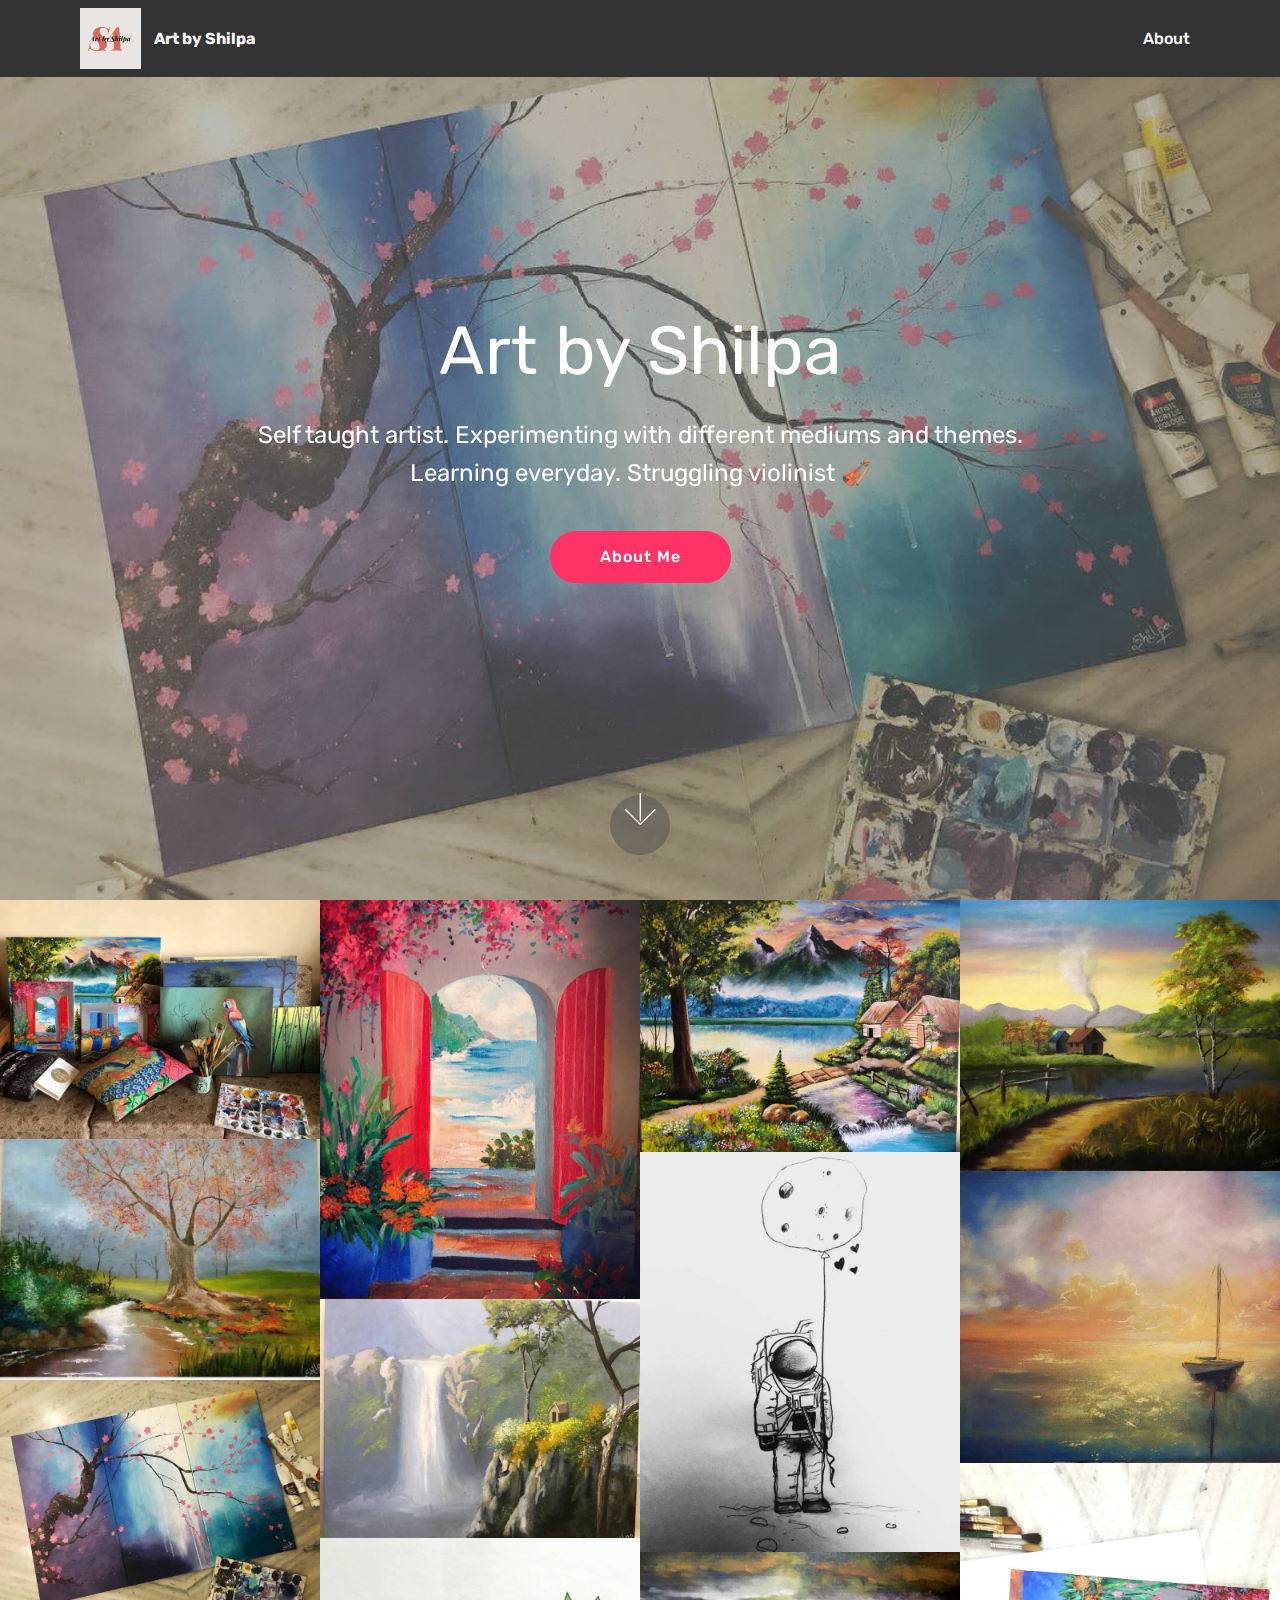
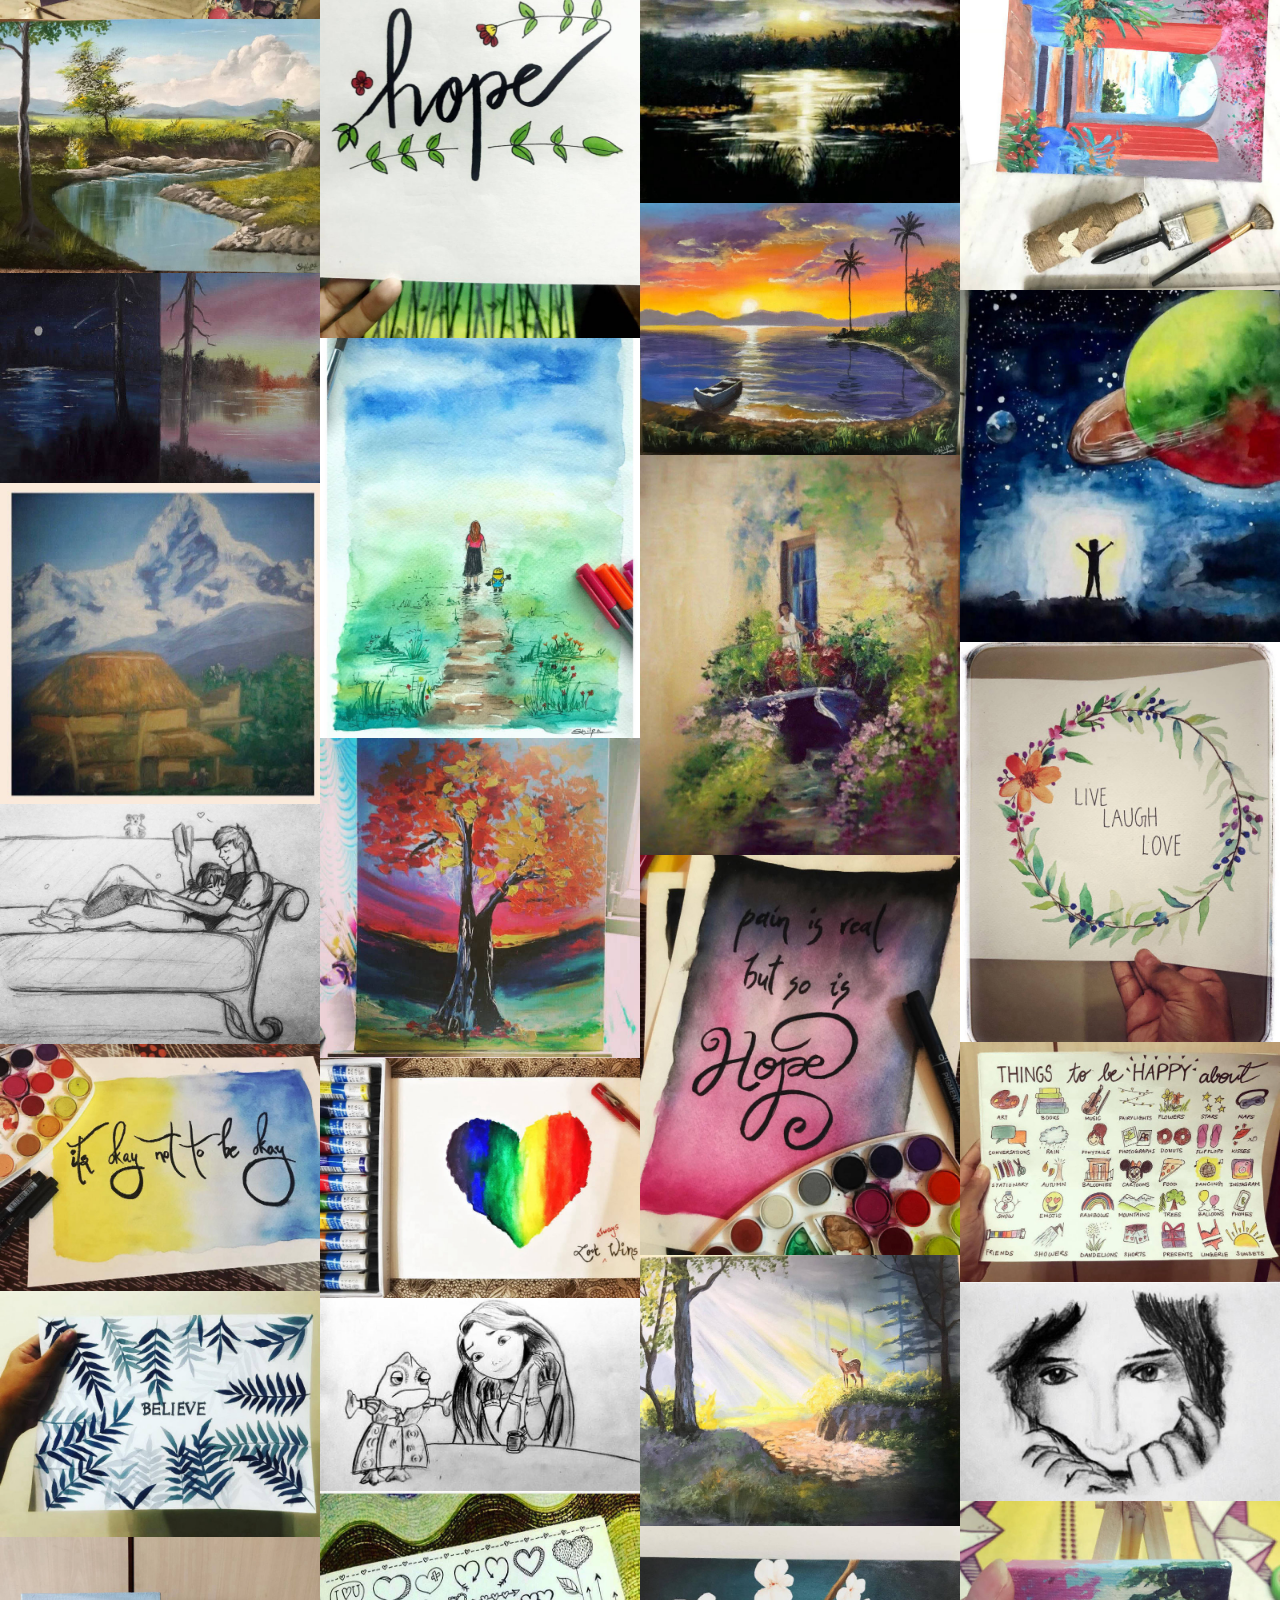
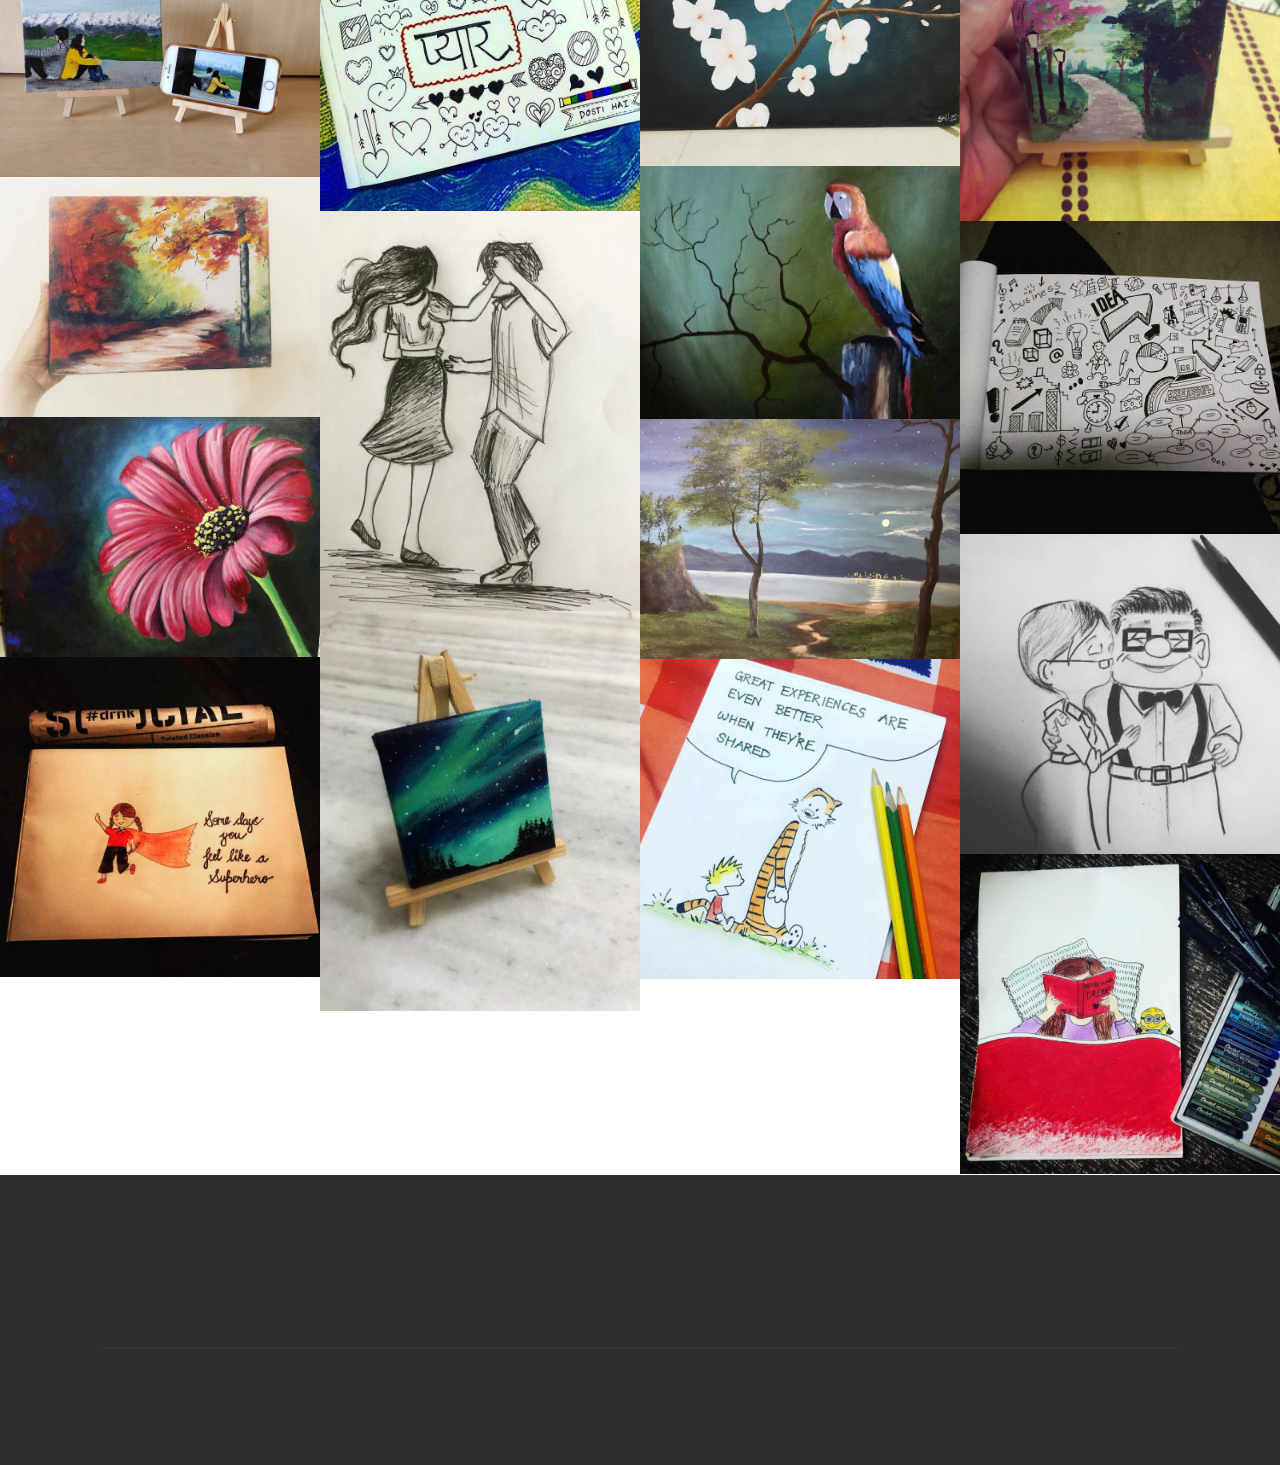
<file: index.html>
<!DOCTYPE html>
<html >
<head>
  <!-- Site made with Mobirise Website Builder v4.9.3, https://mobirise.com -->
  <meta charset="UTF-8">
  <meta http-equiv="X-UA-Compatible" content="IE=edge">
  <meta name="generator" content="Mobirise v4.9.3, mobirise.com">
  <meta name="viewport" content="width=device-width, initial-scale=1, minimum-scale=1">
  <link rel="shortcut icon" href="assets/images/shilpa-agarwal2-122x122.png" type="image/x-icon">
  <meta name="description" content="">
  <title>Home</title>
  <link rel="stylesheet" href="assets/web/assets/mobirise-icons/mobirise-icons.css">
  <link rel="stylesheet" href="assets/tether/tether.min.css">
  <link rel="stylesheet" href="assets/bootstrap/css/bootstrap.min.css">
  <link rel="stylesheet" href="assets/bootstrap/css/bootstrap-grid.min.css">
  <link rel="stylesheet" href="assets/bootstrap/css/bootstrap-reboot.min.css">
  <link rel="stylesheet" href="assets/dropdown/css/style.css">
  <link rel="stylesheet" href="assets/animatecss/animate.min.css">
  <link rel="stylesheet" href="assets/socicon/css/styles.css">
  <link rel="stylesheet" href="assets/theme/css/style.css">
  <link rel="stylesheet" href="assets/gallery/style.css">
  <link rel="stylesheet" href="assets/mobirise/css/mbr-additional.css" type="text/css">
  
  
  
</head>
<body>

<!-- Google Analytics -->
<!-- Global site tag (gtag.js) - Google Analytics -->
<script async src="https://www.googletagmanager.com/gtag/js?id=UA-153506215-1"></script>
<script>
  window.dataLayer = window.dataLayer || [];
  function gtag(){dataLayer.push(arguments);}
  gtag('js', new Date());

  gtag('config', 'UA-153506215-1');
</script>

<!-- /Google Analytics -->


  <section class="menu cid-qTkzRZLJNu" once="menu" id="menu1-0">

    

    <nav class="navbar navbar-expand beta-menu navbar-dropdown align-items-center navbar-fixed-top navbar-toggleable-sm">
        <button class="navbar-toggler navbar-toggler-right" type="button" data-toggle="collapse" data-target="#navbarSupportedContent" aria-controls="navbarSupportedContent" aria-expanded="false" aria-label="Toggle navigation">
            <div class="hamburger">
                <span></span>
                <span></span>
                <span></span>
                <span></span>
            </div>
        </button>
        <div class="menu-logo">
            <div class="navbar-brand">
                <span class="navbar-logo">
                    <a href="#top">
                         <img src="assets/images/shilpa-agarwal2-122x122.png" alt="Art by Shilpa" title="Art by Shilpa" style="height: 3.8rem;">
                    </a>
                </span>
                <span class="navbar-caption-wrap"><a class="navbar-caption text-white display-4" href="index.html#header2-1">
                        Art by Shilpa</a></span>
            </div>
        </div>
        <div class="collapse navbar-collapse" id="navbarSupportedContent">
            <ul class="navbar-nav nav-dropdown nav-right" data-app-modern-menu="true"><li class="nav-item">
                    <a class="nav-link link text-white display-4" href="page1.html#header14-8">
                        
                        About</a>
                </li></ul>
            
        </div>
    </nav>
</section>

<section class="engine"><a href="https://mobirise.info/k">develop own website</a></section><section class="cid-qTkA127IK8 mbr-fullscreen mbr-parallax-background" id="header2-1">

    

    <div class="mbr-overlay" style="opacity: 0.5; background-color: rgb(118, 118, 118);"></div>

    <div class="container align-center">
        <div class="row justify-content-md-center">
            <div class="mbr-white col-md-10">
                <h1 class="mbr-section-title mbr-bold pb-3 mbr-fonts-style display-1"><span style="font-weight: normal;">
                    Art by Shilpa</span></h1>
                
                <p class="mbr-text pb-3 mbr-fonts-style display-5">Self taught artist. Experimenting with different mediums and themes.<br>Learning everyday. Struggling violinist 🎻<br></p>
                <div class="mbr-section-btn"><a class="btn btn-md btn-secondary display-4" href="page1.html#header14-8">About Me</a></div>
            </div>
        </div>
    </div>
    <div class="mbr-arrow hidden-sm-down" aria-hidden="true">
        <a href="#next">
            <i class="mbri-down mbr-iconfont"></i>
        </a>
    </div>
</section>

<section class="mbr-gallery mbr-slider-carousel cid-rgmDlYX3kM" id="gallery3-3">

    

    <div>
        <div><!-- Filter --><!-- Gallery --><div class="mbr-gallery-row"><div class="mbr-gallery-layout-default"><div><div><div class="mbr-gallery-item mbr-gallery-item--p0" data-video-url="false" data-tags="Animated"><div href="#lb-gallery3-3" data-slide-to="0" data-toggle="modal"><img src="assets/images/whatsapp-image-2019-03-25-at-2.28.10-pm-1280x958-800x599.jpg" alt="" title=""><span class="icon-focus"></span></div></div><div class="mbr-gallery-item mbr-gallery-item--p0" data-video-url="false" data-tags="Animated"><div href="#lb-gallery3-3" data-slide-to="1" data-toggle="modal"><img src="assets/images/whatsapp-image-2019-03-25-at-2.28.11-pm-1026x1280-800x998.jpg" alt="" title=""><span class="icon-focus"></span></div></div><div class="mbr-gallery-item mbr-gallery-item--p0" data-video-url="false" data-tags="Animated"><div href="#lb-gallery3-3" data-slide-to="2" data-toggle="modal"><img src="assets/images/whatsapp-image-2019-03-25-at-2.28.12-pm1-1280x1011-800x632.jpg" alt="" title=""><span class="icon-focus"></span></div></div><div class="mbr-gallery-item mbr-gallery-item--p0" data-video-url="false" data-tags="Animated"><div href="#lb-gallery3-3" data-slide-to="3" data-toggle="modal"><img src="assets/images/42668469-1836958846412035-2812343923267591291-n-1080x917-800x679.jpg" alt="" title=""><span class="icon-focus"></span></div></div><div class="mbr-gallery-item mbr-gallery-item--p0" data-video-url="false" data-tags="Animated"><div href="#lb-gallery3-3" data-slide-to="4" data-toggle="modal"><img src="assets/images/41144302-1991813627707681-1225343362960381514-n-750x564-750x564.jpg" alt="" title=""><span class="icon-focus"></span></div></div><div class="mbr-gallery-item mbr-gallery-item--p0" data-video-url="false" data-tags="Animated"><div href="#lb-gallery3-3" data-slide-to="5" data-toggle="modal"><img src="assets/images/51151546-393877064755612-8132110893681361001-n-1080x1350-800x1000.jpg" alt="" title=""><span class="icon-focus"></span></div></div><div class="mbr-gallery-item mbr-gallery-item--p0" data-video-url="false" data-tags="Animated"><div href="#lb-gallery3-3" data-slide-to="6" data-toggle="modal"><img src="assets/images/42888153-2061348660844511-1116231522996512404-n-844x771-800x731.jpg" alt="" title=""><span class="icon-focus"></span></div></div><div class="mbr-gallery-item mbr-gallery-item--p0" data-video-url="false" data-tags="Animated"><div href="#lb-gallery3-3" data-slide-to="7" data-toggle="modal"><img src="assets/images/43709215-497775004030432-6619960955066496571-n-1080x809-800x599.jpg" alt="" title=""><span class="icon-focus"></span></div></div><div class="mbr-gallery-item mbr-gallery-item--p0" data-video-url="false" data-tags="Animated"><div href="#lb-gallery3-3" data-slide-to="8" data-toggle="modal"><img src="assets/images/41438270-1822548411132177-5514866008012759760-n-1080x809-800x599.jpg" alt="" title=""><span class="icon-focus"></span></div></div><div class="mbr-gallery-item mbr-gallery-item--p0" data-video-url="false" data-tags="Animated"><div href="#lb-gallery3-3" data-slide-to="9" data-toggle="modal"><img src="assets/images/whatsapp-image-2019-03-25-at-2.28.12-pm-960x1280-800x1067.jpg" alt="" title=""><span class="icon-focus"></span></div></div><div class="mbr-gallery-item mbr-gallery-item--p0" data-video-url="false" data-tags="Animated"><div href="#lb-gallery3-3" data-slide-to="10" data-toggle="modal"><img src="assets/images/whatsapp-image-2019-03-25-at-2.28.13-pm1-1024x1280-800x1000.jpg" alt="" title=""><span class="icon-focus"></span></div></div><div class="mbr-gallery-item mbr-gallery-item--p0" data-video-url="false" data-tags="Animated"><div href="#lb-gallery3-3" data-slide-to="11" data-toggle="modal"><img src="assets/images/39393871-1398280976970289-1028660898073411584-n-750x588-750x588.jpg" alt="" title=""><span class="icon-focus"></span></div></div><div class="mbr-gallery-item mbr-gallery-item--p0" data-video-url="false" data-tags="Animated"><div href="#lb-gallery3-3" data-slide-to="12" data-toggle="modal"><img src="assets/images/39924852-1936604729972540-7555076859277344768-n-1080x857-800x635.jpg" alt="" title=""><span class="icon-focus"></span></div></div><div class="mbr-gallery-item mbr-gallery-item--p0" data-video-url="false" data-tags="Animated"><div href="#lb-gallery3-3" data-slide-to="13" data-toggle="modal"><img src="assets/images/47691088-1990459537708811-4448528868589643918-n-1080x849-800x629.jpg" alt="" title=""><span class="icon-focus"></span></div></div><div class="mbr-gallery-item mbr-gallery-item--p0" data-video-url="false" data-tags="Animated"><div href="#lb-gallery3-3" data-slide-to="14" data-toggle="modal"><img src="assets/images/40736976-312066746269195-7107069533283238978-n-731x480-731x480.jpg" alt="" title=""><span class="icon-focus"></span></div></div><div class="mbr-gallery-item mbr-gallery-item--p0" data-video-url="false" data-tags="Animated"><div href="#lb-gallery3-3" data-slide-to="15" data-toggle="modal"><img src="assets/images/39894856-230760557784491-6723855693700399104-n-825x908-800x880.jpg" alt="" title=""><span class="icon-focus"></span></div></div><div class="mbr-gallery-item mbr-gallery-item--p0" data-video-url="false" data-tags="Animated"><div href="#lb-gallery3-3" data-slide-to="16" data-toggle="modal"><img src="assets/images/39918923-483392732136207-2577221765065859986-n-1080x1350-800x1000.jpg" alt="" title=""><span class="icon-focus"></span></div></div><div class="mbr-gallery-item mbr-gallery-item--p0" data-video-url="false" data-tags="Animated"><div href="#lb-gallery3-3" data-slide-to="17" data-toggle="modal"><img src="assets/images/39993168-2171750746447680-4763966843741246814-n-937x1171-800x1000.jpg" alt="" title=""><span class="icon-focus"></span></div></div><div class="mbr-gallery-item mbr-gallery-item--p0" data-video-url="false" data-tags="Animated"><div href="#lb-gallery3-3" data-slide-to="18" data-toggle="modal"><img src="assets/images/39969991-2247652205447181-7756933116931250791-n-741x743-741x743.jpg" alt="" title=""><span class="icon-focus"></span></div></div><div class="mbr-gallery-item mbr-gallery-item--p0" data-video-url="false" data-tags="Animated"><div href="#lb-gallery3-3" data-slide-to="19" data-toggle="modal"><img src="assets/images/39372969-326900894548420-2715987840243597312-n-1080x1350-800x1000.jpg" alt="" title=""><span class="icon-focus"></span></div></div><div class="mbr-gallery-item mbr-gallery-item--p0" data-video-url="false" data-tags="Animated"><div href="#lb-gallery3-3" data-slide-to="20" data-toggle="modal"><img src="assets/images/40318805-381236052412745-785654134922437726-n-750x750-750x750.jpg" alt="" title=""><span class="icon-focus"></span></div></div><div class="mbr-gallery-item mbr-gallery-item--p0" data-video-url="false" data-tags="Animated"><div href="#lb-gallery3-3" data-slide-to="21" data-toggle="modal"><img src="assets/images/39202937-1814306975352784-5608597191103873024-n-1080x809-800x599.jpg" alt="" title=""><span class="icon-focus"></span></div></div><div class="mbr-gallery-item mbr-gallery-item--p0" data-video-url="false" data-tags="Animated"><div href="#lb-gallery3-3" data-slide-to="22" data-toggle="modal"><img src="assets/images/39334865-1879419448782798-7148986666353426432-n-1080x1350-800x1000.jpg" alt="" title=""><span class="icon-focus"></span></div></div><div class="mbr-gallery-item mbr-gallery-item--p0" data-video-url="false" data-tags="Animated"><div href="#lb-gallery3-3" data-slide-to="23" data-toggle="modal"><img src="assets/images/40318816-319813072112966-3877697466413350912-n-1080x809-800x599.jpg" alt="" title=""><span class="icon-focus"></span></div></div><div class="mbr-gallery-item mbr-gallery-item--p0" data-video-url="false" data-tags="Animated"><div href="#lb-gallery3-3" data-slide-to="24" data-toggle="modal"><img src="assets/images/40363939-1947147038675600-5701278913154514944-n-1080x835-800x619.jpg" alt="" title=""><span class="icon-focus"></span></div></div><div class="mbr-gallery-item mbr-gallery-item--p0" data-video-url="false" data-tags="Animated"><div href="#lb-gallery3-3" data-slide-to="25" data-toggle="modal"><img src="assets/images/40301506-756622524730099-6096416425387142342-n-1080x809-800x599.jpg" alt="" title=""><span class="icon-focus"></span></div></div><div class="mbr-gallery-item mbr-gallery-item--p0" data-video-url="false" data-tags="Animated"><div href="#lb-gallery3-3" data-slide-to="26" data-toggle="modal"><img src="assets/images/42869646-302040793715118-386198081977780604-n-1080x916-800x679.jpg" alt="" title=""><span class="icon-focus"></span></div></div><div class="mbr-gallery-item mbr-gallery-item--p0" data-video-url="false" data-tags="Animated"><div href="#lb-gallery3-3" data-slide-to="27" data-toggle="modal"><img src="assets/images/40495696-464691917358292-3315435852113202554-n-673x460-673x460.jpg" alt="" title=""><span class="icon-focus"></span></div></div><div class="mbr-gallery-item mbr-gallery-item--p0" data-video-url="false" data-tags="Animated"><div href="#lb-gallery3-3" data-slide-to="28" data-toggle="modal"><img src="assets/images/40664291-505076806631545-2733262696924315648-n-1080x829-800x614.jpg" alt="" title=""><span class="icon-focus"></span></div></div><div class="mbr-gallery-item mbr-gallery-item--p0" data-video-url="false" data-tags="Animated"><div href="#lb-gallery3-3" data-slide-to="29" data-toggle="modal"><img src="assets/images/40820162-461972694306556-8059134177305668754-n-717x433-717x433.jpg" alt="" title=""><span class="icon-focus"></span></div></div><div class="mbr-gallery-item mbr-gallery-item--p0" data-video-url="false" data-tags="Animated"><div href="#lb-gallery3-3" data-slide-to="30" data-toggle="modal"><img src="assets/images/39918921-543299676101943-5551604306525814784-n-750x750-750x750.jpg" alt="" title=""><span class="icon-focus"></span></div></div><div class="mbr-gallery-item mbr-gallery-item--p0" data-video-url="false" data-tags="Animated"><div href="#lb-gallery3-3" data-slide-to="31" data-toggle="modal"><img src="assets/images/41405313-332280127341964-2373118729840698394-n-1080x1083-800x802.jpg" alt="" title=""><span class="icon-focus"></span></div></div><div class="mbr-gallery-item mbr-gallery-item--p0" data-video-url="false" data-tags="Animated"><div href="#lb-gallery3-3" data-slide-to="32" data-toggle="modal"><img src="assets/images/42003759-553286651776451-725922824727062294-n-1080x809-800x599.jpg" alt="" title=""><span class="icon-focus"></span></div></div><div class="mbr-gallery-item mbr-gallery-item--p0" data-video-url="false" data-tags="Animated"><div href="#lb-gallery3-3" data-slide-to="33" data-toggle="modal"><img src="assets/images/whatsapp-image-2019-03-25-at-2.28.13-pm-1280x960-800x600.jpg" alt="" title=""><span class="icon-focus"></span></div></div><div class="mbr-gallery-item mbr-gallery-item--p0" data-video-url="false" data-tags="Animated"><div href="#lb-gallery3-3" data-slide-to="34" data-toggle="modal"><img src="assets/images/42141637-234145964122727-8471299643695201510-n-1080x855-800x633.jpg" alt="" title=""><span class="icon-focus"></span></div></div><div class="mbr-gallery-item mbr-gallery-item--p0" data-video-url="false" data-tags="Animated"><div href="#lb-gallery3-3" data-slide-to="35" data-toggle="modal"><img src="assets/images/42358545-301464317344374-1632853360536526829-n-1080x809-800x599.jpg" alt="" title=""><span class="icon-focus"></span></div></div><div class="mbr-gallery-item mbr-gallery-item--p0" data-video-url="false" data-tags="Animated"><div href="#lb-gallery3-3" data-slide-to="36" data-toggle="modal"><img src="assets/images/42629411-246321979366385-5831414050826891528-n-1080x1350-800x1000.jpg" alt="" title=""><span class="icon-focus"></span></div></div><div class="mbr-gallery-item mbr-gallery-item--p0" data-video-url="false" data-tags="Animated"><div href="#lb-gallery3-3" data-slide-to="37" data-toggle="modal"><img src="assets/images/42811556-2111388895559374-6536303998579359026-n-750x733-750x733.jpg" alt="" title=""><span class="icon-focus"></span></div></div><div class="mbr-gallery-item mbr-gallery-item--p0" data-video-url="false" data-tags="Animated"><div href="#lb-gallery3-3" data-slide-to="38" data-toggle="modal"><img src="assets/images/43659209-2184534501799709-4033052470112462829-n-1080x810-800x600.jpg" alt="" title=""><span class="icon-focus"></span></div></div><div class="mbr-gallery-item mbr-gallery-item--p0" data-video-url="false" data-tags="Animated"><div href="#lb-gallery3-3" data-slide-to="39" data-toggle="modal"><img src="assets/images/43914052-717395308616948-1321060795686120122-n-1080x810-800x600.jpg" alt="" title=""><span class="icon-focus"></span></div></div><div class="mbr-gallery-item mbr-gallery-item--p0" data-video-url="false" data-tags="Animated"><div href="#lb-gallery3-3" data-slide-to="40" data-toggle="modal"><img src="assets/images/44234286-2274664909436574-3713208584795169020-n-1080x1080-800x800.jpg" alt="" title=""><span class="icon-focus"></span></div></div><div class="mbr-gallery-item mbr-gallery-item--p0" data-video-url="false" data-tags="Animated"><div href="#lb-gallery3-3" data-slide-to="41" data-toggle="modal"><img src="assets/images/44448167-308889593033562-8921605001909791555-n-1080x1350-800x1000.jpg" alt="" title=""><span class="icon-focus"></span></div></div><div class="mbr-gallery-item mbr-gallery-item--p0" data-video-url="false" data-tags="Animated"><div href="#lb-gallery3-3" data-slide-to="42" data-toggle="modal"><img src="assets/images/47583496-1256777354474504-5702004872228776593-n-1080x1080-800x800.jpg" alt="" title=""><span class="icon-focus"></span></div></div><div class="mbr-gallery-item mbr-gallery-item--p0" data-video-url="false" data-tags="Animated"><div href="#lb-gallery3-3" data-slide-to="43" data-toggle="modal"><img src="assets/images/47692677-139627376934117-3644572599715991628-n-1080x1080-800x800.jpg" alt="" title=""><span class="icon-focus"></span></div></div><div class="mbr-gallery-item mbr-gallery-item--p0" data-video-url="false" data-tags="Animated"><div href="#lb-gallery3-3" data-slide-to="44" data-toggle="modal"><img src="assets/images/46631358-367051883841393-6388349869218164662-n-1080x1080-800x800.jpg" alt="" title=""><span class="icon-focus"></span></div></div></div></div><div class="clearfix"></div></div></div><!-- Lightbox --><div data-app-prevent-settings="" class="mbr-slider modal fade carousel slide" tabindex="-1" data-keyboard="true" data-interval="false" id="lb-gallery3-3"><div class="modal-dialog"><div class="modal-content"><div class="modal-body"><div class="carousel-inner"><div class="carousel-item"><img src="assets/images/whatsapp-image-2019-03-25-at-2.28.10-pm-1280x958.jpg" alt="" title=""></div><div class="carousel-item"><img src="assets/images/whatsapp-image-2019-03-25-at-2.28.11-pm-1026x1280.jpg" alt="" title=""></div><div class="carousel-item"><img src="assets/images/whatsapp-image-2019-03-25-at-2.28.12-pm1-1280x1011.jpg" alt="" title=""></div><div class="carousel-item"><img src="assets/images/42668469-1836958846412035-2812343923267591291-n-1080x917.jpg" alt="" title=""></div><div class="carousel-item"><img src="assets/images/41144302-1991813627707681-1225343362960381514-n-750x564.jpg" alt="" title=""></div><div class="carousel-item active"><img src="assets/images/51151546-393877064755612-8132110893681361001-n-1080x1350.jpg" alt="" title=""></div><div class="carousel-item"><img src="assets/images/42888153-2061348660844511-1116231522996512404-n-844x771.jpg" alt="" title=""></div><div class="carousel-item"><img src="assets/images/43709215-497775004030432-6619960955066496571-n-1080x809.jpg" alt="" title=""></div><div class="carousel-item"><img src="assets/images/41438270-1822548411132177-5514866008012759760-n-1080x809.jpg" alt="" title=""></div><div class="carousel-item"><img src="assets/images/whatsapp-image-2019-03-25-at-2.28.12-pm-960x1280.jpg" alt="" title=""></div><div class="carousel-item"><img src="assets/images/whatsapp-image-2019-03-25-at-2.28.13-pm1-1024x1280.jpg" alt="" title=""></div><div class="carousel-item"><img src="assets/images/39393871-1398280976970289-1028660898073411584-n-750x588.jpg" alt="" title=""></div><div class="carousel-item"><img src="assets/images/39924852-1936604729972540-7555076859277344768-n-1080x857.jpg" alt="" title=""></div><div class="carousel-item"><img src="assets/images/47691088-1990459537708811-4448528868589643918-n-1080x849.jpg" alt="" title=""></div><div class="carousel-item"><img src="assets/images/40736976-312066746269195-7107069533283238978-n-731x480.jpg" alt="" title=""></div><div class="carousel-item"><img src="assets/images/39894856-230760557784491-6723855693700399104-n-825x908.jpg" alt="" title=""></div><div class="carousel-item"><img src="assets/images/39918923-483392732136207-2577221765065859986-n-1080x1350.jpg" alt="" title=""></div><div class="carousel-item"><img src="assets/images/39993168-2171750746447680-4763966843741246814-n-937x1171.jpg" alt="" title=""></div><div class="carousel-item"><img src="assets/images/39969991-2247652205447181-7756933116931250791-n-741x743.jpg" alt="" title=""></div><div class="carousel-item"><img src="assets/images/39372969-326900894548420-2715987840243597312-n-1080x1350.jpg" alt="" title=""></div><div class="carousel-item"><img src="assets/images/40318805-381236052412745-785654134922437726-n-750x750.jpg" alt="" title=""></div><div class="carousel-item"><img src="assets/images/39202937-1814306975352784-5608597191103873024-n-1080x809.jpg" alt="" title=""></div><div class="carousel-item"><img src="assets/images/39334865-1879419448782798-7148986666353426432-n-1080x1350.jpg" alt="" title=""></div><div class="carousel-item"><img src="assets/images/40318816-319813072112966-3877697466413350912-n-1080x809.jpg" alt="" title=""></div><div class="carousel-item"><img src="assets/images/40363939-1947147038675600-5701278913154514944-n-1080x835.jpg" alt="" title=""></div><div class="carousel-item"><img src="assets/images/40301506-756622524730099-6096416425387142342-n-1080x809.jpg" alt="" title=""></div><div class="carousel-item"><img src="assets/images/42869646-302040793715118-386198081977780604-n-1080x916.jpg" alt="" title=""></div><div class="carousel-item"><img src="assets/images/40495696-464691917358292-3315435852113202554-n-673x460.jpg" alt="" title=""></div><div class="carousel-item"><img src="assets/images/40664291-505076806631545-2733262696924315648-n-1080x829.jpg" alt="" title=""></div><div class="carousel-item"><img src="assets/images/40820162-461972694306556-8059134177305668754-n-717x433.jpg" alt="" title=""></div><div class="carousel-item"><img src="assets/images/39918921-543299676101943-5551604306525814784-n-750x750.jpg" alt="" title=""></div><div class="carousel-item"><img src="assets/images/41405313-332280127341964-2373118729840698394-n-1080x1083.jpg" alt="" title=""></div><div class="carousel-item"><img src="assets/images/42003759-553286651776451-725922824727062294-n-1080x809.jpg" alt="" title=""></div><div class="carousel-item"><img src="assets/images/whatsapp-image-2019-03-25-at-2.28.13-pm-1280x960.jpg" alt="" title=""></div><div class="carousel-item"><img src="assets/images/42141637-234145964122727-8471299643695201510-n-1080x855.jpg" alt="" title=""></div><div class="carousel-item"><img src="assets/images/42358545-301464317344374-1632853360536526829-n-1080x809.jpg" alt="" title=""></div><div class="carousel-item"><img src="assets/images/42629411-246321979366385-5831414050826891528-n-1080x1350.jpg" alt="" title=""></div><div class="carousel-item"><img src="assets/images/42811556-2111388895559374-6536303998579359026-n-750x733.jpg" alt="" title=""></div><div class="carousel-item"><img src="assets/images/43659209-2184534501799709-4033052470112462829-n-1080x810.jpg" alt="" title=""></div><div class="carousel-item"><img src="assets/images/43914052-717395308616948-1321060795686120122-n-1080x810.jpg" alt="" title=""></div><div class="carousel-item"><img src="assets/images/44234286-2274664909436574-3713208584795169020-n-1080x1080.jpg" alt="" title=""></div><div class="carousel-item"><img src="assets/images/44448167-308889593033562-8921605001909791555-n-1080x1350.jpg" alt="" title=""></div><div class="carousel-item"><img src="assets/images/47583496-1256777354474504-5702004872228776593-n-1080x1080.jpg" alt="" title=""></div><div class="carousel-item"><img src="assets/images/47692677-139627376934117-3644572599715991628-n-1080x1080.jpg" alt="" title=""></div><div class="carousel-item"><img src="assets/images/46631358-367051883841393-6388349869218164662-n-1080x1080.jpg" alt="" title=""></div></div><a class="carousel-control carousel-control-prev" role="button" data-slide="prev" href="#lb-gallery3-3"><span class="mbri-left mbr-iconfont" aria-hidden="true"></span><span class="sr-only">Previous</span></a><a class="carousel-control carousel-control-next" role="button" data-slide="next" href="#lb-gallery3-3"><span class="mbri-right mbr-iconfont" aria-hidden="true"></span><span class="sr-only">Next</span></a><a class="close" href="#" role="button" data-dismiss="modal"><span class="sr-only">Close</span></a></div></div></div></div></div>
    </div>

</section>

<section class="cid-qTkAaeaxX5" id="footer1-2">

    

    

    <div class="container">
        <div class="media-container-row content text-white">
            <div class="col-12 col-md-3">
                <div class="media-wrap">
                    <a href="#top">
                        <img src="assets/images/shilpa-agarwal1-192x192.png" alt="Art by Shilpa" title="Art by Shilpa">
                    </a>
                </div>
            </div>
            <div class="col-12 col-md-3 mbr-fonts-style display-7">
                <h5 class="pb-3">
                    Address</h5>
                <p class="mbr-text">Made with ❤️ in Mumbai</p>
            </div>
            <div class="col-12 col-md-3 mbr-fonts-style display-7">
                <h5 class="pb-3">
                    Contacts
                </h5>
                <p class="mbr-text">
                    Email: <strong>shilpa.a16@fms.edu</strong><br></p>
            </div>
            <div class="col-12 col-md-3 mbr-fonts-style display-7">
                <h5 class="pb-3">
                    Links
                </h5>
                <p class="mbr-text"><a href="page1.html#header14-8">
                    About Me</a><br></p>
            </div>
        </div>
        <div class="footer-lower">
            <div class="media-container-row">
                <div class="col-sm-12">
                    <hr>
                </div>
            </div>
            <div class="media-container-row mbr-white">
                <div class="col-sm-6 copyright">
                    <p class="mbr-text mbr-fonts-style display-7">
                        © Copyright 2019 Shilpa Agarwal</p>
                </div>
                <div class="col-md-6">
                    <div class="social-list align-right">
                        <div class="soc-item">
                            <a href="https://www.instagram.com/artby_shilpa/" target="_blank">
                                <span class="mbr-iconfont mbr-iconfont-social socicon-instagram socicon"></span>
                            </a>
                        </div>
                        <div class="soc-item">
                            <a href="https://www.facebook.com/pages/Mobirise/1616226671953247" target="_blank">
                                <span class="socicon-facebook socicon mbr-iconfont mbr-iconfont-social"></span>
                            </a>
                        </div>
                        
                        
                        
                        
                    </div>
                </div>
            </div>
        </div>
    </div>
</section>


  <script src="assets/web/assets/jquery/jquery.min.js"></script>
  <script src="assets/popper/popper.min.js"></script>
  <script src="assets/tether/tether.min.js"></script>
  <script src="assets/bootstrap/js/bootstrap.min.js"></script>
  <script src="assets/smoothscroll/smooth-scroll.js"></script>
  <script src="assets/dropdown/js/script.min.js"></script>
  <script src="assets/touchswipe/jquery.touch-swipe.min.js"></script>
  <script src="assets/parallax/jarallax.min.js"></script>
  <script src="assets/masonry/masonry.pkgd.min.js"></script>
  <script src="assets/imagesloaded/imagesloaded.pkgd.min.js"></script>
  <script src="assets/bootstrapcarouselswipe/bootstrap-carousel-swipe.js"></script>
  <script src="assets/vimeoplayer/jquery.mb.vimeo_player.js"></script>
  <script src="assets/viewportchecker/jquery.viewportchecker.js"></script>
  <script src="assets/theme/js/script.js"></script>
  <script src="assets/gallery/player.min.js"></script>
  <script src="assets/gallery/script.js"></script>
  <script src="assets/slidervideo/script.js"></script>
  
  
 <div id="scrollToTop" class="scrollToTop mbr-arrow-up"><a style="text-align: center;"><i class="mbr-arrow-up-icon mbr-arrow-up-icon-cm cm-icon cm-icon-smallarrow-up"></i></a></div>
    <input name="animation" type="hidden">
  </body>
</html>
</file>
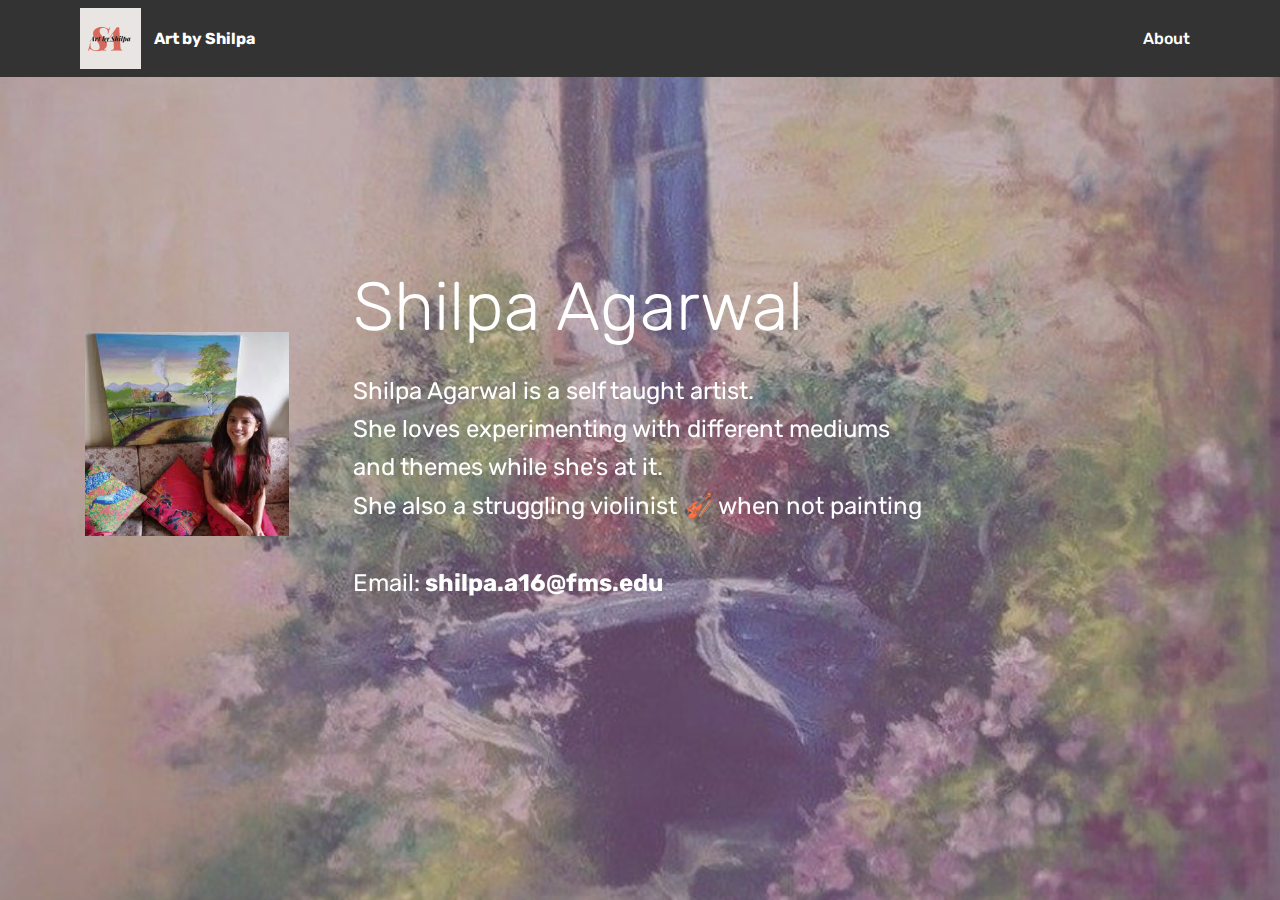
<file: page1.html>
<!DOCTYPE html>
<html >
<head>
  <!-- Site made with Mobirise Website Builder v4.9.3, https://mobirise.com -->
  <meta charset="UTF-8">
  <meta http-equiv="X-UA-Compatible" content="IE=edge">
  <meta name="generator" content="Mobirise v4.9.3, mobirise.com">
  <meta name="viewport" content="width=device-width, initial-scale=1, minimum-scale=1">
  <link rel="shortcut icon" href="assets/images/shilpa-agarwal2-122x122.png" type="image/x-icon">
  <meta name="description" content="Web Page Creator Description">
  <title>About Shilpa</title>
  <link rel="stylesheet" href="assets/web/assets/mobirise-icons/mobirise-icons.css">
  <link rel="stylesheet" href="assets/tether/tether.min.css">
  <link rel="stylesheet" href="assets/bootstrap/css/bootstrap.min.css">
  <link rel="stylesheet" href="assets/bootstrap/css/bootstrap-grid.min.css">
  <link rel="stylesheet" href="assets/bootstrap/css/bootstrap-reboot.min.css">
  <link rel="stylesheet" href="assets/dropdown/css/style.css">
  <link rel="stylesheet" href="assets/animatecss/animate.min.css">
  <link rel="stylesheet" href="assets/theme/css/style.css">
  <link rel="stylesheet" href="assets/mobirise/css/mbr-additional.css" type="text/css">



</head>
<body>

<!-- Google Analytics -->
<!-- Global site tag (gtag.js) - Google Analytics -->
<script async src="https://www.googletagmanager.com/gtag/js?id=UA-153506215-1"></script>
<script>
  window.dataLayer = window.dataLayer || [];
  function gtag(){dataLayer.push(arguments);}
  gtag('js', new Date());

  gtag('config', 'UA-153506215-1');
</script>

<!-- /Google Analytics -->


  <section class="menu cid-qTkzRZLJNu" once="menu" id="menu1-4">



    <nav class="navbar navbar-expand beta-menu navbar-dropdown align-items-center navbar-fixed-top navbar-toggleable-sm">
        <button class="navbar-toggler navbar-toggler-right" type="button" data-toggle="collapse" data-target="#navbarSupportedContent" aria-controls="navbarSupportedContent" aria-expanded="false" aria-label="Toggle navigation">
            <div class="hamburger">
                <span></span>
                <span></span>
                <span></span>
                <span></span>
            </div>
        </button>
        <div class="menu-logo">
            <div class="navbar-brand">
                <span class="navbar-logo">
                    <a href="#top">
                         <img src="assets/images/shilpa-agarwal2-122x122.png" alt="Art by Shilpa" title="Art by Shilpa" style="height: 3.8rem;">
                    </a>
                </span>
                <span class="navbar-caption-wrap"><a class="navbar-caption text-white display-4" href="index.html#header2-1">
                        Art by Shilpa</a></span>
            </div>
        </div>
        <div class="collapse navbar-collapse" id="navbarSupportedContent">
            <ul class="navbar-nav nav-dropdown nav-right" data-app-modern-menu="true"><li class="nav-item">
                    <a class="nav-link link text-white display-4" href="page1.html#header14-8">

                        About</a>
                </li></ul>

        </div>
    </nav>
</section>

<section class="engine"><a href="https://mobirise.info/m">website design templates</a></section><section class="header14 cid-rgn5kXA5aa mbr-fullscreen mbr-parallax-background" id="header14-8">



    <div class="mbr-overlay" style="opacity: 0.5; background-color: rgb(157, 136, 169);">
    </div>

    <div class="container">
        <div class="media-container-row">

            <div class="mbr-figure" style="width: 30%;">
                <img src="assets/images/42440418-297574247729170-3763823224673009664-n-320x320.jpg" alt="Shilpa Agarwal" title="Shilpa Agarwal">
            </div>

            <div class="media-content">
                <h1 class="mbr-section-title pb-3 align-left mbr-white mbr-fonts-style display-1">
                    Shilpa Agarwal</h1>

                <div class="mbr-section-text  pb-3 ">
                    <p class="mbr-text align-left mbr-white mbr-fonts-style display-5">Shilpa Agarwal is a self taught artist. <br>She loves experimenting with different mediums <br>and themes while she's at it.<br>She also a struggling violinist 🎻 when not painting<br><br>Email:<strong>&nbsp;shilpa.a16@fms.edu</strong></p>
                </div>
            </div>
        </div>
    </div>
</section>


  <script src="assets/web/assets/jquery/jquery.min.js"></script>
  <script src="assets/popper/popper.min.js"></script>
  <script src="assets/tether/tether.min.js"></script>
  <script src="assets/bootstrap/js/bootstrap.min.js"></script>
  <script src="assets/smoothscroll/smooth-scroll.js"></script>
  <script src="assets/dropdown/js/script.min.js"></script>
  <script src="assets/touchswipe/jquery.touch-swipe.min.js"></script>
  <script src="assets/viewportchecker/jquery.viewportchecker.js"></script>
  <script src="assets/parallax/jarallax.min.js"></script>
  <script src="assets/theme/js/script.js"></script>
  <script src="assets/formoid/formoid.min.js"></script>


 <div id="scrollToTop" class="scrollToTop mbr-arrow-up"><a style="text-align: center;"><i class="mbr-arrow-up-icon mbr-arrow-up-icon-cm cm-icon cm-icon-smallarrow-up"></i></a></div>
    <input name="animation" type="hidden">
  </body>
</html>
</file>
<file: assets/web/assets/mobirise-icons/mobirise-icons.css>
@font-face {
  font-family: 'MobiriseIcons';
  src:  url('mobirise-icons.eot?spat4u');
  src:  url('mobirise-icons.eot?spat4u#iefix') format('embedded-opentype'),
    url('mobirise-icons.ttf?spat4u') format('truetype'),
    url('mobirise-icons.woff?spat4u') format('woff'),
    url('mobirise-icons.svg?spat4u#MobiriseIcons') format('svg');
  font-weight: normal;
  font-style: normal;
}

[class^="mbri-"], [class*=" mbri-"] {
  /* use !important to prevent issues with browser extensions that change fonts */
  font-family: MobiriseIcons !important;
  speak: none;
  font-style: normal;
  font-weight: normal;
  font-variant: normal;
  text-transform: none;
  line-height: 1;

  /* Better Font Rendering =========== */
  -webkit-font-smoothing: antialiased;
  -moz-osx-font-smoothing: grayscale;
}

.mbri-add-submenu:before {
  content: "\e900";
}
.mbri-alert:before {
  content: "\e901";
}
.mbri-align-center:before {
  content: "\e902";
}
.mbri-align-justify:before {
  content: "\e903";
}
.mbri-align-left:before {
  content: "\e904";
}
.mbri-align-right:before {
  content: "\e905";
}
.mbri-android:before {
  content: "\e906";
}
.mbri-apple:before {
  content: "\e907";
}
.mbri-arrow-down:before {
  content: "\e908";
}
.mbri-arrow-next:before {
  content: "\e909";
}
.mbri-arrow-prev:before {
  content: "\e90a";
}
.mbri-arrow-up:before {
  content: "\e90b";
}
.mbri-bold:before {
  content: "\e90c";
}
.mbri-bookmark:before {
  content: "\e90d";
}
.mbri-bootstrap:before {
  content: "\e90e";
}
.mbri-briefcase:before {
  content: "\e90f";
}
.mbri-browse:before {
  content: "\e910";
}
.mbri-bulleted-list:before {
  content: "\e911";
}
.mbri-calendar:before {
  content: "\e912";
}
.mbri-camera:before {
  content: "\e913";
}
.mbri-cart-add:before {
  content: "\e914";
}
.mbri-cart-full:before {
  content: "\e915";
}
.mbri-cash:before {
  content: "\e916";
}
.mbri-change-style:before {
  content: "\e917";
}
.mbri-chat:before {
  content: "\e918";
}
.mbri-clock:before {
  content: "\e919";
}
.mbri-close:before {
  content: "\e91a";
}
.mbri-cloud:before {
  content: "\e91b";
}
.mbri-code:before {
  content: "\e91c";
}
.mbri-contact-form:before {
  content: "\e91d";
}
.mbri-credit-card:before {
  content: "\e91e";
}
.mbri-cursor-click:before {
  content: "\e91f";
}
.mbri-cust-feedback:before {
  content: "\e920";
}
.mbri-database:before {
  content: "\e921";
}
.mbri-delivery:before {
  content: "\e922";
}
.mbri-desktop:before {
  content: "\e923";
}
.mbri-devices:before {
  content: "\e924";
}
.mbri-down:before {
  content: "\e925";
}
.mbri-download:before {
  content: "\e989";
}
.mbri-drag-n-drop:before {
  content: "\e927";
}
.mbri-drag-n-drop2:before {
  content: "\e928";
}
.mbri-edit:before {
  content: "\e929";
}
.mbri-edit2:before {
  content: "\e92a";
}
.mbri-error:before {
  content: "\e92b";
}
.mbri-extension:before {
  content: "\e92c";
}
.mbri-features:before {
  content: "\e92d";
}
.mbri-file:before {
  content: "\e92e";
}
.mbri-flag:before {
  content: "\e92f";
}
.mbri-folder:before {
  content: "\e930";
}
.mbri-gift:before {
  content: "\e931";
}
.mbri-github:before {
  content: "\e932";
}
.mbri-globe:before {
  content: "\e933";
}
.mbri-globe-2:before {
  content: "\e934";
}
.mbri-growing-chart:before {
  content: "\e935";
}
.mbri-hearth:before {
  content: "\e936";
}
.mbri-help:before {
  content: "\e937";
}
.mbri-home:before {
  content: "\e938";
}
.mbri-hot-cup:before {
  content: "\e939";
}
.mbri-idea:before {
  content: "\e93a";
}
.mbri-image-gallery:before {
  content: "\e93b";
}
.mbri-image-slider:before {
  content: "\e93c";
}
.mbri-info:before {
  content: "\e93d";
}
.mbri-italic:before {
  content: "\e93e";
}
.mbri-key:before {
  content: "\e93f";
}
.mbri-laptop:before {
  content: "\e940";
}
.mbri-layers:before {
  content: "\e941";
}
.mbri-left-right:before {
  content: "\e942";
}
.mbri-left:before {
  content: "\e943";
}
.mbri-letter:before {
  content: "\e944";
}
.mbri-like:before {
  content: "\e945";
}
.mbri-link:before {
  content: "\e946";
}
.mbri-lock:before {
  content: "\e947";
}
.mbri-login:before {
  content: "\e948";
}
.mbri-logout:before {
  content: "\e949";
}
.mbri-magic-stick:before {
  content: "\e94a";
}
.mbri-map-pin:before {
  content: "\e94b";
}
.mbri-menu:before {
  content: "\e94c";
}
.mbri-mobile:before {
  content: "\e94d";
}
.mbri-mobile2:before {
  content: "\e94e";
}
.mbri-mobirise:before {
  content: "\e94f";
}
.mbri-more-horizontal:before {
  content: "\e950";
}
.mbri-more-vertical:before {
  content: "\e951";
}
.mbri-music:before {
  content: "\e952";
}
.mbri-new-file:before {
  content: "\e953";
}
.mbri-numbered-list:before {
  content: "\e954";
}
.mbri-opened-folder:before {
  content: "\e955";
}
.mbri-pages:before {
  content: "\e956";
}
.mbri-paper-plane:before {
  content: "\e957";
}
.mbri-paperclip:before {
  content: "\e958";
}
.mbri-photo:before {
  content: "\e959";
}
.mbri-photos:before {
  content: "\e95a";
}
.mbri-pin:before {
  content: "\e95b";
}
.mbri-play:before {
  content: "\e95c";
}
.mbri-plus:before {
  content: "\e95d";
}
.mbri-preview:before {
  content: "\e95e";
}
.mbri-print:before {
  content: "\e95f";
}
.mbri-protect:before {
  content: "\e960";
}
.mbri-question:before {
  content: "\e961";
}
.mbri-quote-left:before {
  content: "\e962";
}
.mbri-quote-right:before {
  content: "\e963";
}
.mbri-refresh:before {
  content: "\e964";
}
.mbri-responsive:before {
  content: "\e965";
}
.mbri-right:before {
  content: "\e966";
}
.mbri-rocket:before {
  content: "\e967";
}
.mbri-sad-face:before {
  content: "\e968";
}
.mbri-sale:before {
  content: "\e969";
}
.mbri-save:before {
  content: "\e96a";
}
.mbri-search:before {
  content: "\e96b";
}
.mbri-setting:before {
  content: "\e96c";
}
.mbri-setting2:before {
  content: "\e96d";
}
.mbri-setting3:before {
  content: "\e96e";
}
.mbri-share:before {
  content: "\e96f";
}
.mbri-shopping-bag:before {
  content: "\e970";
}
.mbri-shopping-basket:before {
  content: "\e971";
}
.mbri-shopping-cart:before {
  content: "\e972";
}
.mbri-sites:before {
  content: "\e973";
}
.mbri-smile-face:before {
  content: "\e974";
}
.mbri-speed:before {
  content: "\e975";
}
.mbri-star:before {
  content: "\e976";
}
.mbri-success:before {
  content: "\e977";
}
.mbri-sun:before {
  content: "\e978";
}
.mbri-sun2:before {
  content: "\e979";
}
.mbri-tablet:before {
  content: "\e97a";
}
.mbri-tablet-vertical:before {
  content: "\e97b";
}
.mbri-target:before {
  content: "\e97c";
}
.mbri-timer:before {
  content: "\e97d";
}
.mbri-to-ftp:before {
  content: "\e97e";
}
.mbri-to-local-drive:before {
  content: "\e97f";
}
.mbri-touch-swipe:before {
  content: "\e980";
}
.mbri-touch:before {
  content: "\e981";
}
.mbri-trash:before {
  content: "\e982";
}
.mbri-underline:before {
  content: "\e983";
}
.mbri-unlink:before {
  content: "\e984";
}
.mbri-unlock:before {
  content: "\e985";
}
.mbri-up-down:before {
  content: "\e986";
}
.mbri-up:before {
  content: "\e987";
}
.mbri-update:before {
  content: "\e988";
}
.mbri-upload:before {
 content: "\e926"; 
}
.mbri-user:before {
  content: "\e98a";
}
.mbri-user2:before {
  content: "\e98b";
}
.mbri-users:before {
  content: "\e98c";
}
.mbri-video:before {
  content: "\e98d";
}
.mbri-video-play:before {
  content: "\e98e";
}
.mbri-watch:before {
  content: "\e98f";
}
.mbri-website-theme:before {
  content: "\e990";
}
.mbri-wifi:before {
  content: "\e991";
}
.mbri-windows:before {
  content: "\e992";
}
.mbri-zoom-out:before {
  content: "\e993";
}
.mbri-redo:before {
  content: "\e994";
}
.mbri-undo:before {
  content: "\e995";
}
</file>
<file: assets/dropdown/css/style.css>
.navbar-dropdown {
  left: 0;
  padding: 0;
  position: absolute;
  right: 0;
  top: 0;
  transition: all 0.45s ease;
  z-index: 1030;
  background: #282828; }
  .navbar-dropdown .navbar-logo {
    margin-right: 0.8rem;
    transition: margin 0.3s ease-in-out;
    vertical-align: middle; }
    .navbar-dropdown .navbar-logo img {
      height: 3.125rem;
      transition: all 0.3s ease-in-out; }
    .navbar-dropdown .navbar-logo.mbr-iconfont {
      font-size: 3.125rem;
      line-height: 3.125rem; }
  .navbar-dropdown .navbar-caption {
    font-weight: 700;
    white-space: normal;
    vertical-align: -4px;
    line-height: 3.125rem !important; }
    .navbar-dropdown .navbar-caption, .navbar-dropdown .navbar-caption:hover {
      color: inherit;
      text-decoration: none; }
  .navbar-dropdown .mbr-iconfont + .navbar-caption {
    vertical-align: -1px; }
  .navbar-dropdown.navbar-fixed-top {
    position: fixed; }
  .navbar-dropdown .navbar-brand span {
    vertical-align: -4px; }
  .navbar-dropdown.bg-color.transparent {
    background: none; }
  .navbar-dropdown.navbar-short .navbar-brand {
    padding: 0.625rem 0; }
    .navbar-dropdown.navbar-short .navbar-brand span {
      vertical-align: -1px; }
  .navbar-dropdown.navbar-short .navbar-caption {
    line-height: 2.375rem !important;
    vertical-align: -2px; }
  .navbar-dropdown.navbar-short .navbar-logo {
    margin-right: 0.5rem; }
    .navbar-dropdown.navbar-short .navbar-logo img {
      height: 2.375rem; }
    .navbar-dropdown.navbar-short .navbar-logo.mbr-iconfont {
      font-size: 2.375rem;
      line-height: 2.375rem; }
  .navbar-dropdown.navbar-short .mbr-table-cell {
    height: 3.625rem; }
  .navbar-dropdown .navbar-close {
    left: 0.6875rem;
    position: fixed;
    top: 0.75rem;
    z-index: 1000; }
  .navbar-dropdown .hamburger-icon {
    content: "";
    display: inline-block;
    vertical-align: middle;
    width: 16px;
    -webkit-box-shadow: 0 -6px 0 1px #282828,0 0 0 1px #282828,0 6px 0 1px #282828;
    -moz-box-shadow: 0 -6px 0 1px #282828,0 0 0 1px #282828,0 6px 0 1px #282828;
    box-shadow: 0 -6px 0 1px #282828,0 0 0 1px #282828,0 6px 0 1px #282828; }

.dropdown-menu .dropdown-toggle[data-toggle="dropdown-submenu"]::after {
  border-bottom: 0.35em solid transparent;
  border-left: 0.35em solid;
  border-right: 0;
  border-top: 0.35em solid transparent;
  margin-left: 0.3rem; }

.dropdown-menu .dropdown-item:focus {
  outline: 0; }

.nav-dropdown {
  font-size: 0.75rem;
  font-weight: 500;
  height: auto !important; }
  .nav-dropdown .nav-btn {
    padding-left: 1rem; }
  .nav-dropdown .link {
    margin: .667em 1.667em;
    font-weight: 500;
    padding: 0;
    transition: color .2s ease-in-out; }
    .nav-dropdown .link.dropdown-toggle {
      margin-right: 2.583em; }
      .nav-dropdown .link.dropdown-toggle::after {
        margin-left: .25rem;
        border-top: 0.35em solid;
        border-right: 0.35em solid transparent;
        border-left: 0.35em solid transparent;
        border-bottom: 0; }
      .nav-dropdown .link.dropdown-toggle[aria-expanded="true"] {
        margin: 0;
        padding: 0.667em 3.263em  0.667em 1.667em; }
  .nav-dropdown .link::after,
  .nav-dropdown .dropdown-item::after {
    color: inherit; }
  .nav-dropdown .btn {
    font-size: 0.75rem;
    font-weight: 700;
    letter-spacing: 0;
    margin-bottom: 0;
    padding-left: 1.25rem;
    padding-right: 1.25rem; }
  .nav-dropdown .dropdown-menu {
    border-radius: 0;
    border: 0;
    left: 0;
    margin: 0;
    padding-bottom: 1.25rem;
    padding-top: 1.25rem;
    position: relative; }
  .nav-dropdown .dropdown-submenu {
    margin-left: 0.125rem;
    top: 0; }
  .nav-dropdown .dropdown-item {
    font-weight: 500;
    line-height: 2;
    padding: 0.3846em 4.615em 0.3846em 1.5385em;
    position: relative;
    transition: color .2s ease-in-out, background-color .2s ease-in-out; }
    .nav-dropdown .dropdown-item::after {
      margin-top: -0.3077em;
      position: absolute;
      right: 1.1538em;
      top: 50%; }
    .nav-dropdown .dropdown-item:focus, .nav-dropdown .dropdown-item:hover {
      background: none; }

@media (max-width: 767px) {
  .nav-dropdown.navbar-toggleable-sm {
    bottom: 0;
    display: none;
    left: 0;
    overflow-x: hidden;
    position: fixed;
    top: 0;
    transform: translateX(-100%);
    -ms-transform: translateX(-100%);
    -webkit-transform: translateX(-100%);
    width: 18.75rem;
    z-index: 999; } }
.nav-dropdown.navbar-toggleable-xl {
  bottom: 0;
  display: none;
  left: 0;
  overflow-x: hidden;
  position: fixed;
  top: 0;
  transform: translateX(-100%);
  -ms-transform: translateX(-100%);
  -webkit-transform: translateX(-100%);
  width: 18.75rem;
  z-index: 999; }

.nav-dropdown-sm {
  display: block !important;
  overflow-x: hidden;
  overflow: auto;
  padding-top: 3.875rem; }
  .nav-dropdown-sm::after {
    content: "";
    display: block;
    height: 3rem;
    width: 100%; }
  .nav-dropdown-sm.collapse.in ~ .navbar-close {
    display: block !important; }
  .nav-dropdown-sm.collapsing, .nav-dropdown-sm.collapse.in {
    transform: translateX(0);
    -ms-transform: translateX(0);
    -webkit-transform: translateX(0);
    transition: all 0.25s ease-out;
    -webkit-transition: all 0.25s ease-out;
    background: #282828; }
  .nav-dropdown-sm.collapsing[aria-expanded="false"] {
    transform: translateX(-100%);
    -ms-transform: translateX(-100%);
    -webkit-transform: translateX(-100%); }
  .nav-dropdown-sm .nav-item {
    display: block;
    margin-left: 0 !important;
    padding-left: 0; }
  .nav-dropdown-sm .link,
  .nav-dropdown-sm .dropdown-item {
    border-top: 1px dotted rgba(255, 255, 255, 0.1);
    font-size: 0.8125rem;
    line-height: 1.6;
    margin: 0 !important;
    padding: 0.875rem 2.4rem 0.875rem 1.5625rem !important;
    position: relative;
    white-space: normal; }
    .nav-dropdown-sm .link:focus, .nav-dropdown-sm .link:hover,
    .nav-dropdown-sm .dropdown-item:focus,
    .nav-dropdown-sm .dropdown-item:hover {
      background: rgba(0, 0, 0, 0.2) !important;
      color: #c0a375; }
  .nav-dropdown-sm .nav-btn {
    position: relative;
    padding: 1.5625rem 1.5625rem 0 1.5625rem; }
    .nav-dropdown-sm .nav-btn::before {
      border-top: 1px dotted rgba(255, 255, 255, 0.1);
      content: "";
      left: 0;
      position: absolute;
      top: 0;
      width: 100%; }
    .nav-dropdown-sm .nav-btn + .nav-btn {
      padding-top: 0.625rem; }
      .nav-dropdown-sm .nav-btn + .nav-btn::before {
        display: none; }
  .nav-dropdown-sm .btn {
    padding: 0.625rem 0; }
  .nav-dropdown-sm .dropdown-toggle[data-toggle="dropdown-submenu"]::after {
    margin-left: .25rem;
    border-top: 0.35em solid;
    border-right: 0.35em solid transparent;
    border-left: 0.35em solid transparent;
    border-bottom: 0; }
  .nav-dropdown-sm .dropdown-toggle[data-toggle="dropdown-submenu"][aria-expanded="true"]::after {
    border-top: 0;
    border-right: 0.35em solid transparent;
    border-left: 0.35em solid transparent;
    border-bottom: 0.35em solid; }
  .nav-dropdown-sm .dropdown-menu {
    margin: 0;
    padding: 0;
    position: relative;
    top: 0;
    left: 0;
    width: 100%;
    border: 0;
    float: none;
    border-radius: 0;
    background: none; }
  .nav-dropdown-sm .dropdown-submenu {
    left: 100%;
    margin-left: 0.125rem;
    margin-top: -1.25rem;
    top: 0; }

.navbar-toggleable-sm .nav-dropdown .dropdown-menu {
  position: absolute; }

.navbar-toggleable-sm .nav-dropdown .dropdown-submenu {
  left: 100%;
  margin-left: 0.125rem;
  margin-top: -1.25rem;
  top: 0; }

.navbar-toggleable-sm.opened .nav-dropdown .dropdown-menu {
  position: relative; }

.navbar-toggleable-sm.opened .nav-dropdown .dropdown-submenu {
  left: 0;
  margin-left: 00rem;
  margin-top: 0rem;
  top: 0; }

.is-builder .nav-dropdown.collapsing {
  transition: none !important; }

/*# sourceMappingURL=style.css.map */
</file>
<file: assets/socicon/css/styles.css>
@charset "UTF-8";

@font-face {
  font-family: "socicon";
  src:url("../fonts/socicon.eot");
  src:url("../fonts/socicon.eot?#iefix") format("embedded-opentype"),
    url("../fonts/socicon.woff") format("woff"),
    url("../fonts/socicon.ttf") format("truetype"),
    url("../fonts/socicon.svg#socicon") format("svg");
  font-weight: normal;
  font-style: normal;

}

[data-icon]:before {
  font-family: "socicon" !important;
  content: attr(data-icon);
  font-style: normal !important;
  font-weight: normal !important;
  font-variant: normal !important;
  text-transform: none !important;
  speak: none;
  line-height: 1;
  -webkit-font-smoothing: antialiased;
  -moz-osx-font-smoothing: grayscale;
}

[class^="socicon-"]:before,
[class*=" socicon-"]:before {
  font-family: "socicon" !important;
  font-style: normal !important;
  font-weight: normal !important;
  font-variant: normal !important;
  text-transform: none !important;
  speak: none;
  line-height: 1;
  -webkit-font-smoothing: antialiased;
  -moz-osx-font-smoothing: grayscale;
}

.socicon-modelmayhem:before {
  content: "\e000";
}
.socicon-mixcloud:before {
  content: "\e001";
}
.socicon-drupal:before {
  content: "\e002";
}
.socicon-swarm:before {
  content: "\e003";
}
.socicon-istock:before {
  content: "\e004";
}
.socicon-yammer:before {
  content: "\e005";
}
.socicon-ello:before {
  content: "\e006";
}
.socicon-stackoverflow:before {
  content: "\e007";
}
.socicon-persona:before {
  content: "\e008";
}
.socicon-triplej:before {
  content: "\e009";
}
.socicon-houzz:before {
  content: "\e00a";
}
.socicon-rss:before {
  content: "\e00b";
}
.socicon-paypal:before {
  content: "\e00c";
}
.socicon-odnoklassniki:before {
  content: "\e00d";
}
.socicon-airbnb:before {
  content: "\e00e";
}
.socicon-periscope:before {
  content: "\e00f";
}
.socicon-outlook:before {
  content: "\e010";
}
.socicon-coderwall:before {
  content: "\e011";
}
.socicon-tripadvisor:before {
  content: "\e012";
}
.socicon-appnet:before {
  content: "\e013";
}
.socicon-goodreads:before {
  content: "\e014";
}
.socicon-tripit:before {
  content: "\e015";
}
.socicon-lanyrd:before {
  content: "\e016";
}
.socicon-slideshare:before {
  content: "\e017";
}
.socicon-buffer:before {
  content: "\e018";
}
.socicon-disqus:before {
  content: "\e019";
}
.socicon-vkontakte:before {
  content: "\e01a";
}
.socicon-whatsapp:before {
  content: "\e01b";
}
.socicon-patreon:before {
  content: "\e01c";
}
.socicon-storehouse:before {
  content: "\e01d";
}
.socicon-pocket:before {
  content: "\e01e";
}
.socicon-mail:before {
  content: "\e01f";
}
.socicon-blogger:before {
  content: "\e020";
}
.socicon-technorati:before {
  content: "\e021";
}
.socicon-reddit:before {
  content: "\e022";
}
.socicon-dribbble:before {
  content: "\e023";
}
.socicon-stumbleupon:before {
  content: "\e024";
}
.socicon-digg:before {
  content: "\e025";
}
.socicon-envato:before {
  content: "\e026";
}
.socicon-behance:before {
  content: "\e027";
}
.socicon-delicious:before {
  content: "\e028";
}
.socicon-deviantart:before {
  content: "\e029";
}
.socicon-forrst:before {
  content: "\e02a";
}
.socicon-play:before {
  content: "\e02b";
}
.socicon-zerply:before {
  content: "\e02c";
}
.socicon-wikipedia:before {
  content: "\e02d";
}
.socicon-apple:before {
  content: "\e02e";
}
.socicon-flattr:before {
  content: "\e02f";
}
.socicon-github:before {
  content: "\e030";
}
.socicon-renren:before {
  content: "\e031";
}
.socicon-friendfeed:before {
  content: "\e032";
}
.socicon-newsvine:before {
  content: "\e033";
}
.socicon-identica:before {
  content: "\e034";
}
.socicon-bebo:before {
  content: "\e035";
}
.socicon-zynga:before {
  content: "\e036";
}
.socicon-steam:before {
  content: "\e037";
}
.socicon-xbox:before {
  content: "\e038";
}
.socicon-windows:before {
  content: "\e039";
}
.socicon-qq:before {
  content: "\e03a";
}
.socicon-douban:before {
  content: "\e03b";
}
.socicon-meetup:before {
  content: "\e03c";
}
.socicon-playstation:before {
  content: "\e03d";
}
.socicon-android:before {
  content: "\e03e";
}
.socicon-snapchat:before {
  content: "\e03f";
}
.socicon-twitter:before {
  content: "\e040";
}
.socicon-facebook:before {
  content: "\e041";
}
.socicon-googleplus:before {
  content: "\e042";
}
.socicon-pinterest:before {
  content: "\e043";
}
.socicon-foursquare:before {
  content: "\e044";
}
.socicon-yahoo:before {
  content: "\e045";
}
.socicon-skype:before {
  content: "\e046";
}
.socicon-yelp:before {
  content: "\e047";
}
.socicon-feedburner:before {
  content: "\e048";
}
.socicon-linkedin:before {
  content: "\e049";
}
.socicon-viadeo:before {
  content: "\e04a";
}
.socicon-xing:before {
  content: "\e04b";
}
.socicon-myspace:before {
  content: "\e04c";
}
.socicon-soundcloud:before {
  content: "\e04d";
}
.socicon-spotify:before {
  content: "\e04e";
}
.socicon-grooveshark:before {
  content: "\e04f";
}
.socicon-lastfm:before {
  content: "\e050";
}
.socicon-youtube:before {
  content: "\e051";
}
.socicon-vimeo:before {
  content: "\e052";
}
.socicon-dailymotion:before {
  content: "\e053";
}
.socicon-vine:before {
  content: "\e054";
}
.socicon-flickr:before {
  content: "\e055";
}
.socicon-500px:before {
  content: "\e056";
}
.socicon-wordpress:before {
  content: "\e058";
}
.socicon-tumblr:before {
  content: "\e059";
}
.socicon-twitch:before {
  content: "\e05a";
}
.socicon-8tracks:before {
  content: "\e05b";
}
.socicon-amazon:before {
  content: "\e05c";
}
.socicon-icq:before {
  content: "\e05d";
}
.socicon-smugmug:before {
  content: "\e05e";
}
.socicon-ravelry:before {
  content: "\e05f";
}
.socicon-weibo:before {
  content: "\e060";
}
.socicon-baidu:before {
  content: "\e061";
}
.socicon-angellist:before {
  content: "\e062";
}
.socicon-ebay:before {
  content: "\e063";
}
.socicon-imdb:before {
  content: "\e064";
}
.socicon-stayfriends:before {
  content: "\e065";
}
.socicon-residentadvisor:before {
  content: "\e066";
}
.socicon-google:before {
  content: "\e067";
}
.socicon-yandex:before {
  content: "\e068";
}
.socicon-sharethis:before {
  content: "\e069";
}
.socicon-bandcamp:before {
  content: "\e06a";
}
.socicon-itunes:before {
  content: "\e06b";
}
.socicon-deezer:before {
  content: "\e06c";
}
.socicon-telegram:before {
  content: "\e06e";
}
.socicon-openid:before {
  content: "\e06f";
}
.socicon-amplement:before {
  content: "\e070";
}
.socicon-viber:before {
  content: "\e071";
}
.socicon-zomato:before {
  content: "\e072";
}
.socicon-draugiem:before {
  content: "\e074";
}
.socicon-endomodo:before {
  content: "\e075";
}
.socicon-filmweb:before {
  content: "\e076";
}
.socicon-stackexchange:before {
  content: "\e077";
}
.socicon-wykop:before {
  content: "\e078";
}
.socicon-teamspeak:before {
  content: "\e079";
}
.socicon-teamviewer:before {
  content: "\e07a";
}
.socicon-ventrilo:before {
  content: "\e07b";
}
.socicon-younow:before {
  content: "\e07c";
}
.socicon-raidcall:before {
  content: "\e07d";
}
.socicon-mumble:before {
  content: "\e07e";
}
.socicon-medium:before {
  content: "\e06d";
}
.socicon-bebee:before {
  content: "\e07f";
}
.socicon-hitbox:before {
  content: "\e080";
}
.socicon-reverbnation:before {
  content: "\e081";
}
.socicon-formulr:before {
  content: "\e082";
}
.socicon-instagram:before {
  content: "\e057";
}
.socicon-battlenet:before {
  content: "\e083";
}
.socicon-chrome:before {
  content: "\e084";
}
.socicon-discord:before {
  content: "\e086";
}
.socicon-issuu:before {
  content: "\e087";
}
.socicon-macos:before {
  content: "\e088";
}
.socicon-firefox:before {
  content: "\e089";
}
.socicon-opera:before {
  content: "\e08d";
}
.socicon-keybase:before {
  content: "\e090";
}
.socicon-alliance:before {
  content: "\e091";
}
.socicon-livejournal:before {
  content: "\e092";
}
.socicon-googlephotos:before {
  content: "\e093";
}
.socicon-horde:before {
  content: "\e094";
}
.socicon-etsy:before {
  content: "\e095";
}
.socicon-zapier:before {
  content: "\e096";
}
.socicon-google-scholar:before {
  content: "\e097";
}
.socicon-researchgate:before {
  content: "\e098";
}
.socicon-wechat:before {
  content: "\e099";
}
.socicon-strava:before {
  content: "\e09a";
}
.socicon-line:before {
  content: "\e09b";
}
.socicon-lyft:before {
  content: "\e09c";
}
.socicon-uber:before {
  content: "\e09d";
}
.socicon-songkick:before {
  content: "\e09e";
}
.socicon-viewbug:before {
  content: "\e09f";
}
.socicon-googlegroups:before {
  content: "\e0a0";
}
.socicon-quora:before {
  content: "\e073";
}
.socicon-diablo:before {
  content: "\e085";
}
.socicon-blizzard:before {
  content: "\e0a1";
}
.socicon-hearthstone:before {
  content: "\e08b";
}
.socicon-heroes:before {
  content: "\e08a";
}
.socicon-overwatch:before {
  content: "\e08c";
}
.socicon-warcraft:before {
  content: "\e08e";
}
.socicon-starcraft:before {
  content: "\e08f";
}
.socicon-beam:before {
  content: "\e0a2";
}
.socicon-curse:before {
  content: "\e0a3";
}
.socicon-player:before {
  content: "\e0a4";
}
.socicon-streamjar:before {
  content: "\e0a5";
}
.socicon-nintendo:before {
  content: "\e0a6";
}
.socicon-hellocoton:before {
  content: "\e0a7";
}
</file>
<file: assets/theme/css/style.css>
/*!
 * Mobirise v4 theme (https://mobirise.com/)
 * Copyright 2017 Mobirise
 */
section {
  background-color: #eeeeee; }

section,
.container,
.container-fluid {
  position: relative;
  word-wrap: break-word; }

a.mbr-iconfont:hover {
  text-decoration: none; }

.article .lead p, .article .lead ul, .article .lead ol, .article .lead pre, .article .lead blockquote {
  margin-bottom: 0; }

a {
  font-style: normal;
  font-weight: 400;
  cursor: pointer; }
  a, a:hover {
    text-decoration: none; }

figure {
  margin-bottom: 0; }

body {
  color: #232323; }

h1, h2, h3, h4, h5, h6,
.h1, .h2, .h3, .h4, .h5, .h6,
.display-1, .display-2, .display-3, .display-4 {
  line-height: 1;
  word-break: break-word;
  word-wrap: break-word; }

b, strong {
  font-weight: bold; }

blockquote {
  padding: 10px 0 10px 20px;
  position: relative;
  border-left: 2px solid;
  border-color: #ff3366; }

input:-webkit-autofill, input:-webkit-autofill:hover, input:-webkit-autofill:focus, input:-webkit-autofill:active {
  transition-delay: 9999s;
  transition-property: background-color, color; }

textarea[type="hidden"] {
  display: none; }

body {
  position: relative; }

section {
  background-position: 50% 50%;
  background-repeat: no-repeat;
  background-size: cover; }
  section .mbr-background-video,
  section .mbr-background-video-preview {
    position: absolute;
    bottom: 0;
    left: 0;
    right: 0;
    top: 0; }

.hidden {
  visibility: hidden; }

.mbr-z-index20 {
  z-index: 20; }

/*! Base colors */
.mbr-white {
  color: #ffffff; }

.mbr-black {
  color: #000000; }

.mbr-bg-white {
  background-color: #ffffff; }

.mbr-bg-black {
  background-color: #000000; }

/*! Text-aligns */
.align-left {
  text-align: left; }

.align-center {
  text-align: center; }

.align-right {
  text-align: right; }

@media (max-width: 767px) {
  .align-left, .align-center, .align-right, .mbr-section-btn, .mbr-section-title {
    text-align: center; } }
/*! Font-weight  */
.mbr-light {
  font-weight: 300; }

.mbr-regular {
  font-weight: 400; }

.mbr-semibold {
  font-weight: 500; }

.mbr-bold {
  font-weight: 700; }

/*! Media  */
.media-size-item {
  -webkit-flex: 1 1 auto;
  -moz-flex: 1 1 auto;
  -ms-flex: 1 1 auto;
  -o-flex: 1 1 auto;
  flex: 1 1 auto; }

.media-content {
  -webkit-flex-basis: 100%;
  flex-basis: 100%; }

.media-container-row {
  display: -ms-flexbox;
  display: -webkit-flex;
  display: flex;
  -webkit-flex-direction: row;
  -ms-flex-direction: row;
  flex-direction: row;
  -webkit-flex-wrap: wrap;
  -ms-flex-wrap: wrap;
  flex-wrap: wrap;
  -webkit-justify-content: center;
  -ms-flex-pack: center;
  justify-content: center;
  -webkit-align-content: center;
  -ms-flex-line-pack: center;
  align-content: center;
  -webkit-align-items: start;
  -ms-flex-align: start;
  align-items: start; }
  .media-container-row .media-size-item {
    width: 400px; }

.media-container-column {
  display: -ms-flexbox;
  display: -webkit-flex;
  display: flex;
  -webkit-flex-direction: column;
  -ms-flex-direction: column;
  flex-direction: column;
  -webkit-flex-wrap: wrap;
  -ms-flex-wrap: wrap;
  flex-wrap: wrap;
  -webkit-justify-content: center;
  -ms-flex-pack: center;
  justify-content: center;
  -webkit-align-content: center;
  -ms-flex-line-pack: center;
  align-content: center;
  -webkit-align-items: stretch;
  -ms-flex-align: stretch;
  align-items: stretch; }
  .media-container-column > * {
    width: 100%; }

@media (min-width: 992px) {
  .media-container-row {
    -webkit-flex-wrap: nowrap;
    -ms-flex-wrap: nowrap;
    flex-wrap: nowrap; } }
figure {
  overflow: hidden; }

figure[mbr-media-size] {
  transition: width 0.1s; }

.mbr-figure img, .mbr-figure iframe {
  display: block;
  width: 100%; }

.card {
  background-color: transparent;
  border: none; }

.card-img {
  text-align: center;
  flex-shrink: 0;
  -webkit-flex-shrink: 0; }

.media {
  max-width: 100%;
  margin: 0 auto; }

.mbr-figure {
  -ms-flex-item-align: center;
  -ms-grid-row-align: center;
  -webkit-align-self: center;
  align-self: center; }

.media-container > div {
  max-width: 100%; }

.mbr-figure img, .card-img img {
  width: 100%; }

@media (max-width: 991px) {
  .media-size-item {
    width: auto !important; }

  .media {
    width: auto; }

  .mbr-figure {
    width: 100% !important; } }
/*! Buttons */
.mbr-section-btn {
  margin-left: -.25rem;
  margin-right: -.25rem;
  font-size: 0; }

nav .mbr-section-btn {
  margin-left: 0rem;
  margin-right: 0rem; }

/*! Btn icon margin */
.btn .mbr-iconfont, .btn.btn-sm .mbr-iconfont {
  cursor: pointer;
  margin-right: 0.5rem; }

.btn.btn-md .mbr-iconfont, .btn.btn-md .mbr-iconfont {
  margin-right: 0.8rem; }

.mbr-regular {
  font-weight: 400; }

.mbr-semibold {
  font-weight: 500; }

.mbr-bold {
  font-weight: 700; }

[type="submit"] {
  -webkit-appearance: none; }

/*! Full-screen */
.mbr-fullscreen .mbr-overlay {
  min-height: 100vh; }

.mbr-fullscreen {
  display: flex;
  display: -webkit-flex;
  display: -moz-flex;
  display: -ms-flex;
  display: -o-flex;
  align-items: center;
  -webkit-align-items: center;
  min-height: 100vh;
  padding-top: 3rem;
  padding-bottom: 3rem; }

/*! Map */
.map {
  height: 25rem;
  position: relative; }
  .map iframe {
    width: 100%;
    height: 100%; }

/* Form */
.form-asterisk {
  font-family: initial;
  position: absolute;
  top: -2px;
  font-weight: normal; }

/*! Scroll to top arrow */
.mbr-arrow-up {
  bottom: 25px;
  right: 90px;
  position: fixed;
  text-align: right;
  z-index: 5000;
  color: #ffffff;
  font-size: 32px;
  transform: rotate(180deg);
  -webkit-transform: rotate(180deg); }

.mbr-arrow-up a {
  background: rgba(0, 0, 0, 0.2);
  border-radius: 3px;
  color: #fff;
  display: inline-block;
  height: 60px;
  width: 60px;
  outline-style: none !important;
  position: relative;
  text-decoration: none;
  transition: all .3s ease-in-out;
  cursor: pointer;
  text-align: center; }
  .mbr-arrow-up a:hover {
    background-color: rgba(0, 0, 0, 0.4); }
  .mbr-arrow-up a i {
    line-height: 60px; }

.mbr-arrow-up-icon {
  display: block;
  color: #fff; }

.mbr-arrow-up-icon::before {
  content: "\203a";
  display: inline-block;
  font-family: serif;
  font-size: 32px;
  line-height: 1;
  font-style: normal;
  position: relative;
  top: 6px;
  left: -4px;
  -webkit-transform: rotate(-90deg);
  transform: rotate(-90deg); }

/*! Arrow Down */
.mbr-arrow {
  position: absolute;
  bottom: 45px;
  left: 50%;
  width: 60px;
  height: 60px;
  cursor: pointer;
  background-color: rgba(80, 80, 80, 0.5);
  border-radius: 50%;
  -webkit-transform: translateX(-50%);
  transform: translateX(-50%); }
  .mbr-arrow > a {
    display: inline-block;
    text-decoration: none;
    outline-style: none;
    -webkit-animation: arrowdown 1.7s ease-in-out infinite;
    animation: arrowdown 1.7s ease-in-out infinite; }
    .mbr-arrow > a > i {
      position: absolute;
      top: -2px;
      left: 15px;
      font-size: 2rem; }

@keyframes arrowdown {
  0% {
    transform: translateY(0px);
    -webkit-transform: translateY(0px); }
  50% {
    transform: translateY(-5px);
    -webkit-transform: translateY(-5px); }
  100% {
    transform: translateY(0px);
    -webkit-transform: translateY(0px); } }
@-webkit-keyframes arrowdown {
  0% {
    transform: translateY(0px);
    -webkit-transform: translateY(0px); }
  50% {
    transform: translateY(-5px);
    -webkit-transform: translateY(-5px); }
  100% {
    transform: translateY(0px);
    -webkit-transform: translateY(0px); } }
@media (max-width: 500px) {
  .mbr-arrow-up {
    left: 50%;
    right: auto;
    transform: translateX(-50%) rotate(180deg);
    -webkit-transform: translateX(-50%) rotate(180deg); } }
/*Gradients animation*/
@keyframes gradient-animation {
  from {
    background-position: 0% 100%;
    animation-timing-function: ease-in-out; }
  to {
    background-position: 100% 0%;
    animation-timing-function: ease-in-out; } }
@-webkit-keyframes gradient-animation {
  from {
    background-position: 0% 100%;
    animation-timing-function: ease-in-out; }
  to {
    background-position: 100% 0%;
    animation-timing-function: ease-in-out; } }
.bg-gradient {
  background-size: 200% 200%;
  animation: gradient-animation 5s infinite alternate;
  -webkit-animation: gradient-animation 5s infinite alternate; }

.menu .navbar-brand {
  display: -webkit-flex; }
  .menu .navbar-brand span {
    display: flex;
    display: -webkit-flex; }
  .menu .navbar-brand .navbar-caption-wrap {
    display: -webkit-flex; }
  .menu .navbar-brand .navbar-logo img {
    display: -webkit-flex; }
@media (min-width: 768px) and (max-width: 991px) {
  .menu .navbar-toggleable-sm .navbar-nav {
    display: -webkit-box;
    display: -webkit-flex;
    display: -ms-flexbox; } }
@media (min-width: 992px) {
  .menu .navbar-nav.nav-dropdown {
    display: -webkit-flex; }
  .menu .navbar-toggleable-sm .navbar-collapse {
    display: -webkit-flex !important; } }
@media (max-width: 767px) {
  .menu .navbar-collapse {
    overflow-y: auto;
    max-height: 80vh; }
  .menu .dropdown-menu {
    max-height: 60vh;
    overflow-y: auto; } }

.navbar {
  display: -webkit-flex;
  -webkit-flex-wrap: wrap;
  -webkit-align-items: center;
  -webkit-justify-content: space-between; }

.navbar-collapse {
  -webkit-flex-basis: 100%;
  -webkit-flex-grow: 1;
  -webkit-align-items: center; }

.nav-dropdown .link {
  padding: .667em 1.667em !important;
  margin: 0 !important; }

.nav {
  display: -webkit-flex;
  -webkit-flex-wrap: wrap; }

.row {
  display: -webkit-flex;
  -webkit-flex-wrap: wrap; }

.justify-content-center {
  -webkit-justify-content: center; }

.form-inline {
  display: -webkit-flex;
  -webkit-flex-flow: row wrap;
  -webkit-align-items: center; }

.card-wrapper {
  -webkit-flex: 1; }

.carousel-control {
  z-index: 10;
  display: -webkit-flex;
  -webkit-align-items: center;
  -webkit-justify-content: center; }

.carousel-controls {
  display: -webkit-flex; }

.media {
  display: -webkit-flex; }

/*# sourceMappingURL=style.css.map */
.engine {
	position: absolute;
	text-indent: -2400px;
	text-align: center;
	padding: 0;
	top: 0;
	left: -2400px;
}
</file>
<file: assets/gallery/style.css>
/*-------

   Gallery

-------*/
.mbr-gallery .mbr-gallery-item {
  position: relative;
  display: inline-block;
  width: 25%;
  cursor: pointer; }

@media (max-width: 768px) {
  .mbr-gallery .mbr-gallery-item {
    width: 50%; } }
@media (max-width: 400px) {
  .mbr-gallery .mbr-gallery-item {
    width: 100%; } }
.mbr-gallery .icon-focus,
.mbr-gallery .icon-video {
  position: absolute;
  top: calc(50% - 32px);
  left: calc(50% - 24px);
  font-family: 'MobiriseIcons' !important;
  font-size: 3rem !important;
  color: #fff;
  opacity: 0;
  transition: .2s opacity ease-in-out;
  z-index: 5; }

.mbr-gallery .icon-focus::before {
  content: '\e96b'; }

.mbr-gallery .icon-video::before {
  content: '\e95c'; }

.mbr-gallery .mbr-gallery-item > div:hover .icon-focus,
.mbr-gallery .mbr-gallery-item > div:hover .icon-video {
  opacity: 1; }

.mbr-gallery .mbr-gallery-item img {
  width: 100%;
  opacity: 1;
  -webkit-transition: .2s opacity ease-in-out;
  transition: .2s opacity ease-in-out; }

.mbr-gallery .mbr-gallery-item > div:hover img {
  opacity: 1; }

.mbr-gallery .mbr-gallery-item > div {
  background: #fff;
  display: block;
  outline: none;
  position: relative; }

.mbr-gallery .mbr-gallery-item .icon {
  -webkit-transform: translateX(-50%) translateY(-50%);
  -webkit-transition: .2s opacity ease-in-out;
  color: #000;
  font-size: 30px;
  height: 69px;
  left: 50%;
  opacity: 0;
  position: absolute;
  top: 50%;
  transform: translateX(-50%) translateY(-50%);
  transition: .2s opacity ease-in-out;
  width: 69px; }

.mbr-gallery .mbr-gallery-item .icon::after,
.mbr-gallery .mbr-gallery-item .icon::before {
  content: '';
  display: block;
  position: absolute;
  height: 69px;
  width: 1px;
  margin-left: 34.5px;
  background-color: #fff; }

.mbr-gallery .mbr-gallery-item .icon::after {
  width: 69px;
  height: 1px;
  margin-left: 0;
  margin-top: 34.5px; }

.mbr-gallery .mbr-gallery-item > div:hover .icon {
  opacity: 1; }

.mbr-gallery .mbr-gallery-item > div:hover::before {
  opacity: .9; }

.mbr-gallery .mbr-gallery-item > div:hover .mbr-gallery-title {
  background: transparent !important; }

/* remove spacing */
.mbr-gallery .mbr-gallery-row.no-gutter {
  margin: 0; }

.mbr-gallery .mbr-gallery-row.no-gutter .mbr-gallery-item {
  padding: 0; }

/* container */
.mbr-gallery .container.mbr-gallery-layout-default {
  padding: 93px 0; }

/* fix horizontal scrollbar */
.mbr-gallery .mbr-gallery-layout-article,
.mbr-gallery .mbr-gallery-layout-default {
  overflow: hidden; }

/* lightbox */
.mbr-gallery .modal {
  position: fixed;
  overflow: hidden;
  padding-right: 0 !important; }

.mbr-gallery .modal-content {
  border-radius: 0;
  border: none;
  background: transparent; }

.mbr-gallery .modal-body {
  padding: 0; }

.mbr-gallery .modal-body img {
  width: 100%; }

.mbr-gallery .modal .close {
  position: fixed;
  background: #1b1b1b;
  opacity: .5;
  font-size: 35px;
  font-weight: 300;
  width: 70px;
  height: 70px;
  border-radius: 50%;
  color: #fff;
  top: 2.5rem;
  right: 2.5rem;
  line-height: 70px;
  border: none;
  text-align: center;
  text-shadow: none;
  z-index: 5;
  -webkit-transition: opacity .3s ease;
  -moz-transition: opacity .3s ease;
  -o-transition: opacity .3s ease;
  transition: opacity .3s ease;
  font-family: 'MobiriseIcons'; }
  .mbr-gallery .modal .close::before {
    content: '\e91a'; }

.mbr-gallery .modal .close:hover {
  opacity: 1;
  background: #000;
  color: #fff; }

.mbr-gallery .modal-dialog {
  max-width: 100% !important; }

.mbr-gallery .modal.in .modal-dialog {
  margin: 0 auto; }

/* modal back color opacity */
.modal-backdrop.in {
  opacity: .8;
  filter: alpha(opacity=80); }

@media (max-width: 768px) {
  .mbr-gallery .carousel-control,
  .mbr-gallery .carousel-indicators,
  .mbr-gallery .modal .close {
    position: fixed; } }
/* fix fade in effect */
.mbr-gallery .modal.fade .modal-dialog {
  -webkit-transition: margin-top .3s ease-out;
  -moz-transition: margin-top .3s ease-out;
  -o-transition: margin-top .3s ease-out;
  transition: margin-top .3s ease-out; }

.mbr-gallery .modal.fade .modal-dialog,
.mbr-gallery .modal.in .modal-dialog {
  -webkit-transform: none;
  -ms-transform: none;
  -o-transform: none;
  transform: none; }

/*-------

   Slider

-------*/
.mbr-slider .carousel-inner > .active,
.mbr-slider .carousel-inner > .next,
.mbr-slider .carousel-inner > .prev {
  display: table; }

.mbr-slider .carousel-control {
  position: absolute;
  width: 70px;
  height: 70px;
  top: 50%;
  margin-top: -35px;
  line-height: 70px;
  border-radius: 50%;
  font-size: 35px;
  border: 0;
  opacity: .5;
  text-shadow: none;
  z-index: 5;
  color: #fff;
  -webkit-transition: all .2s ease-in-out 0s;
  -o-transition: all .2s ease-in-out 0s;
  transition: all .2s ease-in-out 0s; }

.mbr-gallery .mbr-slider .carousel-control {
  position: fixed; }

@media (max-width: 991px) {
  .mbr-gallery .mbr-slider .carousel-control {
    bottom: 2.5rem;
    margin-top: 0;
    top: auto;
    z-index: 17; } }
.mbr-gallery .mbr-slider .carousel-inner > .active {
  display: block; }

.mbr-slider .carousel-control.left {
  left: 0;
  margin-left: 2.5rem; }

.mbr-slider .carousel-control.right {
  right: 0;
  margin-right: 2.5rem; }

.mbr-slider .carousel-control .icon-next,
.mbr-slider .carousel-control .icon-prev {
  margin-top: -18px;
  font-size: 40px;
  line-height: 27px; }

.mbr-slider .carousel-control:hover {
  background: #1b1b1b;
  color: #fff;
  opacity: 1; }

.mbr-slider .carousel-indicators {
  position: absolute;
  bottom: 0;
  margin-bottom: 1.5rem !important; }

@media (max-width: 543px) {
  .mbr-slider .carousel-indicators {
    display: none; } }
.carousel-indicators .active,
.carousel-indicators li {
  width: 15px;
  height: 15px;
  margin: 3px;
  background: #1b1b1b;
  border: 0;
  opacity: .5; }

.carousel-indicators .active {
  border: 4px solid #1b1b1b;
  background: #fff; }

.carousel-indicators li {
  max-width: 15px;
  max-height: 15px;
  margin: 3px;
  background: #1b1b1b;
  border: 0;
  border-radius: 50%;
  opacity: .5; }

.carousel-indicators li.active {
  border: 4px solid #1b1b1b;
  background: #fff; }

.container .carousel-indicators {
  margin-bottom: 3px; }

.mbr-gallery .mbr-slider .carousel-indicators {
  position: fixed;
  margin-bottom: 2.5rem !important; }

@media (max-width: 991px) {
  .mbr-gallery .mbr-slider .carousel-indicators {
    margin-bottom: 3.625rem !important;
    padding-left: 2.5rem;
    padding-right: 2.5rem; } }
.mbr-slider .carousel-indicators .active,
.mbr-slider .carousel-indicators li {
  width: 20px;
  height: 20px;
  margin: 3px;
  background: #1b1b1b;
  border: 0;
  opacity: .5; }

.mbr-slider .carousel-indicators .active {
  border: 4px solid #1b1b1b;
  background: #fff; }

@media (max-width: 767px) {
  .mbr-slider .carousel-control {
    top: auto;
    bottom: 20px; }

  .mbr-slider > .container .carousel-control {
    margin-bottom: 0; } }
/* boxed slider */
.mbr-slider > .boxed-slider {
  position: relative;
  padding: 93px 0; }

.mbr-slider > .boxed-slider > div {
  position: relative; }

.mbr-slider > .container img {
  width: 100%; }

.mbr-slider > .container img + .row {
  position: absolute;
  top: 50%;
  left: 0;
  right: 0;
  -webkit-transform: translateY(-50%);
  -moz-transform: translateY(-50%);
  transform: translateY(-50%);
  z-index: 2; }

.mbr-slider .mbr-section {
  padding: 0;
  background-attachment: scroll; }

.mbr-slider .mbr-table-cell {
  padding: 0; }

.mbr-slider > .container .carousel-indicators {
  margin-bottom: 3px; }

/* article slider */
.mbr-slider > .article-slider .mbr-section,
.mbr-slider > .article-slider .mbr-section .mbr-table-cell {
  padding-top: 0;
  padding-bottom: 0; }

.modal-backdrop.show {
  opacity: .7; }

.video-container .mbr-background-video iframe {
  width: 100%;
  height: 100%; }

.mbr-gallery-item__hided {
  position: absolute !important;
  left: 0 !important;
  width: 0 !important;
  height: 0;
  padding: 0 !important; }

.mbr-gallery-item__hided img {
  display: none !important; }

.mbr-gallery-item__hided span {
  display: none !important; }

.mbr-gallery-filter {
  padding-top: 30px;
  padding-bottom: 30px;
  text-align: center; }
  .mbr-gallery-filter li {
    display: inline-block;
    padding: 5px 0;
    transition: all .3s ease-out; }
    .mbr-gallery-filter li .btn {
      cursor: pointer; }
  .mbr-gallery-filter.gallery-filter__bg li {
    color: #fff; }
  .mbr-gallery-filter.gallery-filter__bg .active {
    color: #000;
    background-color: #fff; }
  .mbr-gallery-filter ul {
    display: inline-block;
    width: 100%;
    padding-left: 0;
    margin-bottom: 0;
    list-style: none; }

.mbr-gallery-item > div {
  position: relative; }

.mbr-gallery-item--p1 {
  padding: 0.5rem; }

.mbr-gallery-item--p2 {
  padding: 1rem; }

.mbr-gallery-item--p3 {
  padding: 1.5rem; }

.mbr-gallery-item--p4 {
  padding: 2rem; }

.mbr-gallery-item--p5 {
  padding: 2.5rem; }

.mbr-gallery-item--p6 {
  padding: 3rem; }

.mbr-gallery .mbr-gallery-item--p4 {
  width: 33.333%; }

.mbr-gallery .mbr-gallery-item--p6, .mbr-gallery .mbr-gallery-item--p5 {
  width: 50%; }

@media (max-width: 992px) {
  .mbr-gallery-item--p1 {
    padding: 0.5rem; }

  .mbr-gallery-item--p2 {
    padding: 0.8rem; }

  .mbr-gallery-item--p3 {
    padding: 1rem; }

  .mbr-gallery-item--p4 {
    padding: 1.5rem; }

  .mbr-gallery-item--p5 {
    padding: 1.8rem; }

  .mbr-gallery-item--p6 {
    padding: 2rem; }

  .mbr-gallery .mbr-gallery-item--p2,
  .mbr-gallery .mbr-gallery-item--p3 {
    width: 50%; }

  .mbr-gallery .mbr-gallery-item--p6,
  .mbr-gallery .mbr-gallery-item--p5,
  .mbr-gallery .mbr-gallery-item--p4 {
    width: 100%; } }
@media (max-width: 400px) {
  .mbr-gallery .mbr-gallery-item--p3,
  .mbr-gallery .mbr-gallery-item--p2,
  .mbr-gallery .mbr-gallery-item--p1 {
    width: 100%; } }

/*# sourceMappingURL=style.css.map */
</file>
<file: assets/mobirise/css/mbr-additional.css>
@import url(https://fonts.googleapis.com/css?family=Rubik:300,300i,400,400i,500,500i,700,700i,900,900i);





body {
  font-style: normal;
  line-height: 1.5;
}
.mbr-section-title {
  font-style: normal;
  line-height: 1.2;
}
.mbr-section-subtitle {
  line-height: 1.3;
}
.mbr-text {
  font-style: normal;
  line-height: 1.6;
}
.display-1 {
  font-family: 'Rubik', sans-serif;
  font-size: 4.25rem;
}
.display-1 > .mbr-iconfont {
  font-size: 6.8rem;
}
.display-2 {
  font-family: 'Rubik', sans-serif;
  font-size: 3rem;
}
.display-2 > .mbr-iconfont {
  font-size: 4.8rem;
}
.display-4 {
  font-family: 'Rubik', sans-serif;
  font-size: 1rem;
}
.display-4 > .mbr-iconfont {
  font-size: 1.6rem;
}
.display-5 {
  font-family: 'Rubik', sans-serif;
  font-size: 1.5rem;
}
.display-5 > .mbr-iconfont {
  font-size: 2.4rem;
}
.display-7 {
  font-family: 'Rubik', sans-serif;
  font-size: 1rem;
}
.display-7 > .mbr-iconfont {
  font-size: 1.6rem;
}
/* ---- Fluid typography for mobile devices ---- */
/* 1.4 - font scale ratio ( bootstrap == 1.42857 ) */
/* 100vw - current viewport width */
/* (48 - 20)  48 == 48rem == 768px, 20 == 20rem == 320px(minimal supported viewport) */
/* 0.65 - min scale variable, may vary */
@media (max-width: 768px) {
  .display-1 {
    font-size: 3.4rem;
    font-size: calc( 2.1374999999999997rem + (4.25 - 2.1374999999999997) * ((100vw - 20rem) / (48 - 20)));
    line-height: calc( 1.4 * (2.1374999999999997rem + (4.25 - 2.1374999999999997) * ((100vw - 20rem) / (48 - 20))));
  }
  .display-2 {
    font-size: 2.4rem;
    font-size: calc( 1.7rem + (3 - 1.7) * ((100vw - 20rem) / (48 - 20)));
    line-height: calc( 1.4 * (1.7rem + (3 - 1.7) * ((100vw - 20rem) / (48 - 20))));
  }
  .display-4 {
    font-size: 0.8rem;
    font-size: calc( 1rem + (1 - 1) * ((100vw - 20rem) / (48 - 20)));
    line-height: calc( 1.4 * (1rem + (1 - 1) * ((100vw - 20rem) / (48 - 20))));
  }
  .display-5 {
    font-size: 1.2rem;
    font-size: calc( 1.175rem + (1.5 - 1.175) * ((100vw - 20rem) / (48 - 20)));
    line-height: calc( 1.4 * (1.175rem + (1.5 - 1.175) * ((100vw - 20rem) / (48 - 20))));
  }
}
/* Buttons */
.btn {
  font-weight: 500;
  border-width: 2px;
  font-style: normal;
  letter-spacing: 1px;
  margin: .4rem .8rem;
  white-space: normal;
  -webkit-transition: all 0.3s ease-in-out;
  -moz-transition: all 0.3s ease-in-out;
  transition: all 0.3s ease-in-out;
  display: inline-flex;
  align-items: center;
  justify-content: center;
  word-break: break-word;
  -webkit-align-items: center;
  -webkit-justify-content: center;
  display: -webkit-inline-flex;
  padding: 1rem 3rem;
  border-radius: 3px;
}
.btn-sm {
  font-weight: 500;
  letter-spacing: 1px;
  -webkit-transition: all 0.3s ease-in-out;
  -moz-transition: all 0.3s ease-in-out;
  transition: all 0.3s ease-in-out;
  padding: 0.6rem 1.5rem;
  border-radius: 3px;
}
.btn-md {
  font-weight: 500;
  letter-spacing: 1px;
  margin: .4rem .8rem !important;
  -webkit-transition: all 0.3s ease-in-out;
  -moz-transition: all 0.3s ease-in-out;
  transition: all 0.3s ease-in-out;
  padding: 1rem 3rem;
  border-radius: 3px;
}
.btn-lg {
  font-weight: 500;
  letter-spacing: 1px;
  margin: .4rem .8rem !important;
  -webkit-transition: all 0.3s ease-in-out;
  -moz-transition: all 0.3s ease-in-out;
  transition: all 0.3s ease-in-out;
  padding: 1.2rem 3.2rem;
  border-radius: 3px;
}
.bg-primary {
  background-color: #ff3366 !important;
}
.bg-success {
  background-color: #f7ed4a !important;
}
.bg-info {
  background-color: #82786e !important;
}
.bg-warning {
  background-color: #879a9f !important;
}
.bg-danger {
  background-color: #b1a374 !important;
}
.btn-primary,
.btn-primary:active {
  background-color: #ff3366 !important;
  border-color: #ff3366 !important;
  color: #ffffff !important;
}
.btn-primary:hover,
.btn-primary:focus,
.btn-primary.focus,
.btn-primary.active {
  color: #ffffff !important;
  background-color: #e50039 !important;
  border-color: #e50039 !important;
}
.btn-primary.disabled,
.btn-primary:disabled {
  color: #ffffff !important;
  background-color: #e50039 !important;
  border-color: #e50039 !important;
}
.btn-secondary,
.btn-secondary:active {
  background-color: #ff3366 !important;
  border-color: #ff3366 !important;
  color: #ffffff !important;
}
.btn-secondary:hover,
.btn-secondary:focus,
.btn-secondary.focus,
.btn-secondary.active {
  color: #ffffff !important;
  background-color: #e50039 !important;
  border-color: #e50039 !important;
}
.btn-secondary.disabled,
.btn-secondary:disabled {
  color: #ffffff !important;
  background-color: #e50039 !important;
  border-color: #e50039 !important;
}
.btn-info,
.btn-info:active {
  background-color: #82786e !important;
  border-color: #82786e !important;
  color: #ffffff !important;
}
.btn-info:hover,
.btn-info:focus,
.btn-info.focus,
.btn-info.active {
  color: #ffffff !important;
  background-color: #59524b !important;
  border-color: #59524b !important;
}
.btn-info.disabled,
.btn-info:disabled {
  color: #ffffff !important;
  background-color: #59524b !important;
  border-color: #59524b !important;
}
.btn-success,
.btn-success:active {
  background-color: #f7ed4a !important;
  border-color: #f7ed4a !important;
  color: #3f3c03 !important;
}
.btn-success:hover,
.btn-success:focus,
.btn-success.focus,
.btn-success.active {
  color: #3f3c03 !important;
  background-color: #eadd0a !important;
  border-color: #eadd0a !important;
}
.btn-success.disabled,
.btn-success:disabled {
  color: #3f3c03 !important;
  background-color: #eadd0a !important;
  border-color: #eadd0a !important;
}
.btn-warning,
.btn-warning:active {
  background-color: #879a9f !important;
  border-color: #879a9f !important;
  color: #ffffff !important;
}
.btn-warning:hover,
.btn-warning:focus,
.btn-warning.focus,
.btn-warning.active {
  color: #ffffff !important;
  background-color: #617479 !important;
  border-color: #617479 !important;
}
.btn-warning.disabled,
.btn-warning:disabled {
  color: #ffffff !important;
  background-color: #617479 !important;
  border-color: #617479 !important;
}
.btn-danger,
.btn-danger:active {
  background-color: #b1a374 !important;
  border-color: #b1a374 !important;
  color: #ffffff !important;
}
.btn-danger:hover,
.btn-danger:focus,
.btn-danger.focus,
.btn-danger.active {
  color: #ffffff !important;
  background-color: #8b7d4e !important;
  border-color: #8b7d4e !important;
}
.btn-danger.disabled,
.btn-danger:disabled {
  color: #ffffff !important;
  background-color: #8b7d4e !important;
  border-color: #8b7d4e !important;
}
.btn-white {
  color: #333333 !important;
}
.btn-white,
.btn-white:active {
  background-color: #ffffff !important;
  border-color: #ffffff !important;
  color: #808080 !important;
}
.btn-white:hover,
.btn-white:focus,
.btn-white.focus,
.btn-white.active {
  color: #808080 !important;
  background-color: #d9d9d9 !important;
  border-color: #d9d9d9 !important;
}
.btn-white.disabled,
.btn-white:disabled {
  color: #808080 !important;
  background-color: #d9d9d9 !important;
  border-color: #d9d9d9 !important;
}
.btn-black,
.btn-black:active {
  background-color: #333333 !important;
  border-color: #333333 !important;
  color: #ffffff !important;
}
.btn-black:hover,
.btn-black:focus,
.btn-black.focus,
.btn-black.active {
  color: #ffffff !important;
  background-color: #0d0d0d !important;
  border-color: #0d0d0d !important;
}
.btn-black.disabled,
.btn-black:disabled {
  color: #ffffff !important;
  background-color: #0d0d0d !important;
  border-color: #0d0d0d !important;
}
.btn-primary-outline,
.btn-primary-outline:active {
  background: none;
  border-color: #cc0033;
  color: #cc0033;
}
.btn-primary-outline:hover,
.btn-primary-outline:focus,
.btn-primary-outline.focus,
.btn-primary-outline.active {
  color: #ffffff;
  background-color: #ff3366;
  border-color: #ff3366;
}
.btn-primary-outline.disabled,
.btn-primary-outline:disabled {
  color: #ffffff !important;
  background-color: #ff3366 !important;
  border-color: #ff3366 !important;
}
.btn-secondary-outline,
.btn-secondary-outline:active {
  background: none;
  border-color: #cc0033;
  color: #cc0033;
}
.btn-secondary-outline:hover,
.btn-secondary-outline:focus,
.btn-secondary-outline.focus,
.btn-secondary-outline.active {
  color: #ffffff;
  background-color: #ff3366;
  border-color: #ff3366;
}
.btn-secondary-outline.disabled,
.btn-secondary-outline:disabled {
  color: #ffffff !important;
  background-color: #ff3366 !important;
  border-color: #ff3366 !important;
}
.btn-info-outline,
.btn-info-outline:active {
  background: none;
  border-color: #4b453f;
  color: #4b453f;
}
.btn-info-outline:hover,
.btn-info-outline:focus,
.btn-info-outline.focus,
.btn-info-outline.active {
  color: #ffffff;
  background-color: #82786e;
  border-color: #82786e;
}
.btn-info-outline.disabled,
.btn-info-outline:disabled {
  color: #ffffff !important;
  background-color: #82786e !important;
  border-color: #82786e !important;
}
.btn-success-outline,
.btn-success-outline:active {
  background: none;
  border-color: #d2c609;
  color: #d2c609;
}
.btn-success-outline:hover,
.btn-success-outline:focus,
.btn-success-outline.focus,
.btn-success-outline.active {
  color: #3f3c03;
  background-color: #f7ed4a;
  border-color: #f7ed4a;
}
.btn-success-outline.disabled,
.btn-success-outline:disabled {
  color: #3f3c03 !important;
  background-color: #f7ed4a !important;
  border-color: #f7ed4a !important;
}
.btn-warning-outline,
.btn-warning-outline:active {
  background: none;
  border-color: #55666b;
  color: #55666b;
}
.btn-warning-outline:hover,
.btn-warning-outline:focus,
.btn-warning-outline.focus,
.btn-warning-outline.active {
  color: #ffffff;
  background-color: #879a9f;
  border-color: #879a9f;
}
.btn-warning-outline.disabled,
.btn-warning-outline:disabled {
  color: #ffffff !important;
  background-color: #879a9f !important;
  border-color: #879a9f !important;
}
.btn-danger-outline,
.btn-danger-outline:active {
  background: none;
  border-color: #7a6e45;
  color: #7a6e45;
}
.btn-danger-outline:hover,
.btn-danger-outline:focus,
.btn-danger-outline.focus,
.btn-danger-outline.active {
  color: #ffffff;
  background-color: #b1a374;
  border-color: #b1a374;
}
.btn-danger-outline.disabled,
.btn-danger-outline:disabled {
  color: #ffffff !important;
  background-color: #b1a374 !important;
  border-color: #b1a374 !important;
}
.btn-black-outline,
.btn-black-outline:active {
  background: none;
  border-color: #000000;
  color: #000000;
}
.btn-black-outline:hover,
.btn-black-outline:focus,
.btn-black-outline.focus,
.btn-black-outline.active {
  color: #ffffff;
  background-color: #333333;
  border-color: #333333;
}
.btn-black-outline.disabled,
.btn-black-outline:disabled {
  color: #ffffff !important;
  background-color: #333333 !important;
  border-color: #333333 !important;
}
.btn-white-outline,
.btn-white-outline:active,
.btn-white-outline.active {
  background: none;
  border-color: #ffffff;
  color: #ffffff;
}
.btn-white-outline:hover,
.btn-white-outline:focus,
.btn-white-outline.focus {
  color: #333333;
  background-color: #ffffff;
  border-color: #ffffff;
}
.text-primary {
  color: #ff3366 !important;
}
.text-secondary {
  color: #ff3366 !important;
}
.text-success {
  color: #f7ed4a !important;
}
.text-info {
  color: #82786e !important;
}
.text-warning {
  color: #879a9f !important;
}
.text-danger {
  color: #b1a374 !important;
}
.text-white {
  color: #ffffff !important;
}
.text-black {
  color: #000000 !important;
}
a.text-primary:hover,
a.text-primary:focus {
  color: #cc0033 !important;
}
a.text-secondary:hover,
a.text-secondary:focus {
  color: #cc0033 !important;
}
a.text-success:hover,
a.text-success:focus {
  color: #d2c609 !important;
}
a.text-info:hover,
a.text-info:focus {
  color: #4b453f !important;
}
a.text-warning:hover,
a.text-warning:focus {
  color: #55666b !important;
}
a.text-danger:hover,
a.text-danger:focus {
  color: #7a6e45 !important;
}
a.text-white:hover,
a.text-white:focus {
  color: #b3b3b3 !important;
}
a.text-black:hover,
a.text-black:focus {
  color: #4d4d4d !important;
}
.alert-success {
  background-color: #70c770;
}
.alert-info {
  background-color: #82786e;
}
.alert-warning {
  background-color: #879a9f;
}
.alert-danger {
  background-color: #b1a374;
}
.mbr-section-btn a.btn:not(.btn-form) {
  border-radius: 100px;
}
.mbr-section-btn a.btn:not(.btn-form):hover,
.mbr-section-btn a.btn:not(.btn-form):focus {
  box-shadow: none !important;
}
.mbr-section-btn a.btn:not(.btn-form):hover,
.mbr-section-btn a.btn:not(.btn-form):focus {
  box-shadow: 0 10px 40px 0 rgba(0, 0, 0, 0.2) !important;
  -webkit-box-shadow: 0 10px 40px 0 rgba(0, 0, 0, 0.2) !important;
}
.mbr-gallery-filter li a {
  border-radius: 100px !important;
}
.mbr-gallery-filter li.active .btn {
  background-color: #ff3366;
  border-color: #ff3366;
  color: #ffffff;
}
.mbr-gallery-filter li.active .btn:focus {
  box-shadow: none;
}
.nav-tabs .nav-link {
  border-radius: 100px !important;
}
.btn-form {
  border-radius: 0;
}
.btn-form:hover {
  cursor: pointer;
}
a,
a:hover {
  color: #ff3366;
}
.mbr-plan-header.bg-primary .mbr-plan-subtitle,
.mbr-plan-header.bg-primary .mbr-plan-price-desc {
  color: #ffffff;
}
.mbr-plan-header.bg-success .mbr-plan-subtitle,
.mbr-plan-header.bg-success .mbr-plan-price-desc {
  color: #ffffff;
}
.mbr-plan-header.bg-info .mbr-plan-subtitle,
.mbr-plan-header.bg-info .mbr-plan-price-desc {
  color: #beb8b2;
}
.mbr-plan-header.bg-warning .mbr-plan-subtitle,
.mbr-plan-header.bg-warning .mbr-plan-price-desc {
  color: #ced6d8;
}
.mbr-plan-header.bg-danger .mbr-plan-subtitle,
.mbr-plan-header.bg-danger .mbr-plan-price-desc {
  color: #dfd9c6;
}
/* Scroll to top button*/
#scrollToTop a {
  border-radius: 100px;
}
#scrollToTop a i:before {
  content: '';
  position: absolute;
  height: 40%;
  top: 25%;
  background: #fff;
  width: 2px;
  left: calc(50% - 1px);
}
#scrollToTop a i:after {
  content: '';
  position: absolute;
  display: block;
  border-top: 2px solid #fff;
  border-right: 2px solid #fff;
  width: 40%;
  height: 40%;
  left: 30%;
  bottom: 30%;
  transform: rotate(135deg);
  -webkit-transform: rotate(135deg);
}
/* Others*/
.note-check a[data-value=Rubik] {
  font-style: normal;
}
.mbr-arrow a {
  color: #ffffff;
}
@media (max-width: 767px) {
  .mbr-arrow {
    display: none;
  }
}
.form-control-label {
  position: relative;
  cursor: pointer;
  margin-bottom: .357em;
  padding: 0;
}
.alert {
  color: #ffffff;
  border-radius: 0;
  border: 0;
  font-size: .875rem;
  line-height: 1.5;
  margin-bottom: 1.875rem;
  padding: 1.25rem;
  position: relative;
}
.alert.alert-form::after {
  background-color: inherit;
  bottom: -7px;
  content: "";
  display: block;
  height: 14px;
  left: 50%;
  margin-left: -7px;
  position: absolute;
  transform: rotate(45deg);
  width: 14px;
  -webkit-transform: rotate(45deg);
}
.form-control {
  background-color: #f5f5f5;
  box-shadow: none;
  color: #565656;
  font-family: 'Rubik', sans-serif;
  font-size: 1rem;
  line-height: 1.43;
  min-height: 3.5em;
  padding: 1.07em .5em;
}
.form-control > .mbr-iconfont {
  font-size: 1.6rem;
}
.form-control,
.form-control:focus {
  border: 1px solid #e8e8e8;
}
.form-active .form-control:invalid {
  border-color: red;
}
.mbr-overlay {
  background-color: #000;
  bottom: 0;
  left: 0;
  opacity: .5;
  position: absolute;
  right: 0;
  top: 0;
  z-index: 0;
  pointer-events: none;
}
blockquote {
  font-style: italic;
  padding: 10px 0 10px 20px;
  font-size: 1.09rem;
  position: relative;
  border-color: #ff3366;
  border-width: 3px;
}
ul,
ol,
pre,
blockquote {
  margin-bottom: 2.3125rem;
}
pre {
  background: #f4f4f4;
  padding: 10px 24px;
  white-space: pre-wrap;
}
.inactive {
  -webkit-user-select: none;
  -moz-user-select: none;
  -ms-user-select: none;
  user-select: none;
  pointer-events: none;
  -webkit-user-drag: none;
  user-drag: none;
}
.mbr-section__comments .row {
  justify-content: center;
  -webkit-justify-content: center;
}
/* Forms */
.mbr-form .btn {
  margin: .4rem 0;
}
.mbr-form .input-group-btn a.btn {
  border-radius: 100px !important;
}
.mbr-form .input-group-btn a.btn:hover {
  box-shadow: 0 10px 40px 0 rgba(0, 0, 0, 0.2);
}
.mbr-form .input-group-btn button[type="submit"] {
  border-radius: 100px !important;
  padding: 1rem 3rem;
}
.mbr-form .input-group-btn button[type="submit"]:hover {
  box-shadow: 0 10px 40px 0 rgba(0, 0, 0, 0.2);
}
.form2 .form-control {
  border-top-left-radius: 100px;
  border-bottom-left-radius: 100px;
}
.form2 .input-group-btn a.btn {
  border-top-left-radius: 0 !important;
  border-bottom-left-radius: 0 !important;
}
.form2 .input-group-btn button[type="submit"] {
  border-top-left-radius: 0 !important;
  border-bottom-left-radius: 0 !important;
}
.form3 input[type="email"] {
  border-radius: 100px !important;
}
@media (max-width: 349px) {
  .form2 input[type="email"] {
    border-radius: 100px !important;
  }
  .form2 .input-group-btn a.btn {
    border-radius: 100px !important;
  }
  .form2 .input-group-btn button[type="submit"] {
    border-radius: 100px !important;
  }
}
@media (max-width: 767px) {
  .btn {
    font-size: .75rem !important;
  }
  .btn .mbr-iconfont {
    font-size: 1rem !important;
  }
}
/* Social block */
.btn-social {
  font-size: 20px;
  border-radius: 50%;
  padding: 0;
  width: 44px;
  height: 44px;
  line-height: 44px;
  text-align: center;
  position: relative;
  border: 2px solid #c0a375;
  border-color: #ff3366;
  color: #232323;
  cursor: pointer;
}
.btn-social i {
  top: 0;
  line-height: 44px;
  width: 44px;
}
.btn-social:hover {
  color: #fff;
  background: #ff3366;
}
.btn-social + .btn {
  margin-left: .1rem;
}
/* Footer */
.mbr-footer-content li::before,
.mbr-footer .mbr-contacts li::before {
  background: #ff3366;
}
.mbr-footer-content li a:hover,
.mbr-footer .mbr-contacts li a:hover {
  color: #ff3366;
}
.footer3 input[type="email"],
.footer4 input[type="email"] {
  border-radius: 100px !important;
}
.footer3 .input-group-btn a.btn,
.footer4 .input-group-btn a.btn {
  border-radius: 100px !important;
}
.footer3 .input-group-btn button[type="submit"],
.footer4 .input-group-btn button[type="submit"] {
  border-radius: 100px !important;
}
/* Headers*/
.header13 .form-inline input[type="email"],
.header14 .form-inline input[type="email"] {
  border-radius: 100px;
}
.header13 .form-inline input[type="text"],
.header14 .form-inline input[type="text"] {
  border-radius: 100px;
}
.header13 .form-inline input[type="tel"],
.header14 .form-inline input[type="tel"] {
  border-radius: 100px;
}
.header13 .form-inline a.btn,
.header14 .form-inline a.btn {
  border-radius: 100px;
}
.header13 .form-inline button,
.header14 .form-inline button {
  border-radius: 100px !important;
}
.offset-1 {
  margin-left: 8.33333%;
}
.offset-2 {
  margin-left: 16.66667%;
}
.offset-3 {
  margin-left: 25%;
}
.offset-4 {
  margin-left: 33.33333%;
}
.offset-5 {
  margin-left: 41.66667%;
}
.offset-6 {
  margin-left: 50%;
}
.offset-7 {
  margin-left: 58.33333%;
}
.offset-8 {
  margin-left: 66.66667%;
}
.offset-9 {
  margin-left: 75%;
}
.offset-10 {
  margin-left: 83.33333%;
}
.offset-11 {
  margin-left: 91.66667%;
}
@media (min-width: 576px) {
  .offset-sm-0 {
    margin-left: 0%;
  }
  .offset-sm-1 {
    margin-left: 8.33333%;
  }
  .offset-sm-2 {
    margin-left: 16.66667%;
  }
  .offset-sm-3 {
    margin-left: 25%;
  }
  .offset-sm-4 {
    margin-left: 33.33333%;
  }
  .offset-sm-5 {
    margin-left: 41.66667%;
  }
  .offset-sm-6 {
    margin-left: 50%;
  }
  .offset-sm-7 {
    margin-left: 58.33333%;
  }
  .offset-sm-8 {
    margin-left: 66.66667%;
  }
  .offset-sm-9 {
    margin-left: 75%;
  }
  .offset-sm-10 {
    margin-left: 83.33333%;
  }
  .offset-sm-11 {
    margin-left: 91.66667%;
  }
}
@media (min-width: 768px) {
  .offset-md-0 {
    margin-left: 0%;
  }
  .offset-md-1 {
    margin-left: 8.33333%;
  }
  .offset-md-2 {
    margin-left: 16.66667%;
  }
  .offset-md-3 {
    margin-left: 25%;
  }
  .offset-md-4 {
    margin-left: 33.33333%;
  }
  .offset-md-5 {
    margin-left: 41.66667%;
  }
  .offset-md-6 {
    margin-left: 50%;
  }
  .offset-md-7 {
    margin-left: 58.33333%;
  }
  .offset-md-8 {
    margin-left: 66.66667%;
  }
  .offset-md-9 {
    margin-left: 75%;
  }
  .offset-md-10 {
    margin-left: 83.33333%;
  }
  .offset-md-11 {
    margin-left: 91.66667%;
  }
}
@media (min-width: 992px) {
  .offset-lg-0 {
    margin-left: 0%;
  }
  .offset-lg-1 {
    margin-left: 8.33333%;
  }
  .offset-lg-2 {
    margin-left: 16.66667%;
  }
  .offset-lg-3 {
    margin-left: 25%;
  }
  .offset-lg-4 {
    margin-left: 33.33333%;
  }
  .offset-lg-5 {
    margin-left: 41.66667%;
  }
  .offset-lg-6 {
    margin-left: 50%;
  }
  .offset-lg-7 {
    margin-left: 58.33333%;
  }
  .offset-lg-8 {
    margin-left: 66.66667%;
  }
  .offset-lg-9 {
    margin-left: 75%;
  }
  .offset-lg-10 {
    margin-left: 83.33333%;
  }
  .offset-lg-11 {
    margin-left: 91.66667%;
  }
}
@media (min-width: 1200px) {
  .offset-xl-0 {
    margin-left: 0%;
  }
  .offset-xl-1 {
    margin-left: 8.33333%;
  }
  .offset-xl-2 {
    margin-left: 16.66667%;
  }
  .offset-xl-3 {
    margin-left: 25%;
  }
  .offset-xl-4 {
    margin-left: 33.33333%;
  }
  .offset-xl-5 {
    margin-left: 41.66667%;
  }
  .offset-xl-6 {
    margin-left: 50%;
  }
  .offset-xl-7 {
    margin-left: 58.33333%;
  }
  .offset-xl-8 {
    margin-left: 66.66667%;
  }
  .offset-xl-9 {
    margin-left: 75%;
  }
  .offset-xl-10 {
    margin-left: 83.33333%;
  }
  .offset-xl-11 {
    margin-left: 91.66667%;
  }
}
.navbar-toggler {
  -webkit-align-self: flex-start;
  -ms-flex-item-align: start;
  align-self: flex-start;
  padding: 0.25rem 0.75rem;
  font-size: 1.25rem;
  line-height: 1;
  background: transparent;
  border: 1px solid transparent;
  -webkit-border-radius: 0.25rem;
  border-radius: 0.25rem;
}
.navbar-toggler:focus,
.navbar-toggler:hover {
  text-decoration: none;
}
.navbar-toggler-icon {
  display: inline-block;
  width: 1.5em;
  height: 1.5em;
  vertical-align: middle;
  content: "";
  background: no-repeat center center;
  -webkit-background-size: 100% 100%;
  -o-background-size: 100% 100%;
  background-size: 100% 100%;
}
.navbar-toggler-left {
  position: absolute;
  left: 1rem;
}
.navbar-toggler-right {
  position: absolute;
  right: 1rem;
}
@media (max-width: 575px) {
  .navbar-toggleable .navbar-nav .dropdown-menu {
    position: static;
    float: none;
  }
  .navbar-toggleable > .container {
    padding-right: 0;
    padding-left: 0;
  }
}
@media (min-width: 576px) {
  .navbar-toggleable {
    -webkit-box-orient: horizontal;
    -webkit-box-direction: normal;
    -webkit-flex-direction: row;
    -ms-flex-direction: row;
    flex-direction: row;
    -webkit-flex-wrap: nowrap;
    -ms-flex-wrap: nowrap;
    flex-wrap: nowrap;
    -webkit-box-align: center;
    -webkit-align-items: center;
    -ms-flex-align: center;
    align-items: center;
  }
  .navbar-toggleable .navbar-nav {
    -webkit-box-orient: horizontal;
    -webkit-box-direction: normal;
    -webkit-flex-direction: row;
    -ms-flex-direction: row;
    flex-direction: row;
  }
  .navbar-toggleable .navbar-nav .nav-link {
    padding-right: .5rem;
    padding-left: .5rem;
  }
  .navbar-toggleable > .container {
    display: -webkit-box;
    display: -webkit-flex;
    display: -ms-flexbox;
    display: flex;
    -webkit-flex-wrap: nowrap;
    -ms-flex-wrap: nowrap;
    flex-wrap: nowrap;
    -webkit-box-align: center;
    -webkit-align-items: center;
    -ms-flex-align: center;
    align-items: center;
  }
  .navbar-toggleable .navbar-collapse {
    display: -webkit-box !important;
    display: -webkit-flex !important;
    display: -ms-flexbox !important;
    display: flex !important;
    width: 100%;
  }
  .navbar-toggleable .navbar-toggler {
    display: none;
  }
}
@media (max-width: 767px) {
  .navbar-toggleable-sm .navbar-nav .dropdown-menu {
    position: static;
    float: none;
  }
  .navbar-toggleable-sm > .container {
    padding-right: 0;
    padding-left: 0;
  }
}
@media (min-width: 768px) {
  .navbar-toggleable-sm {
    -webkit-box-orient: horizontal;
    -webkit-box-direction: normal;
    -webkit-flex-direction: row;
    -ms-flex-direction: row;
    flex-direction: row;
    -webkit-flex-wrap: nowrap;
    -ms-flex-wrap: nowrap;
    flex-wrap: nowrap;
    -webkit-box-align: center;
    -webkit-align-items: center;
    -ms-flex-align: center;
    align-items: center;
  }
  .navbar-toggleable-sm .navbar-nav {
    -webkit-box-orient: horizontal;
    -webkit-box-direction: normal;
    -webkit-flex-direction: row;
    -ms-flex-direction: row;
    flex-direction: row;
  }
  .navbar-toggleable-sm .navbar-nav .nav-link {
    padding-right: .5rem;
    padding-left: .5rem;
  }
  .navbar-toggleable-sm > .container {
    display: -webkit-box;
    display: -webkit-flex;
    display: -ms-flexbox;
    display: flex;
    -webkit-flex-wrap: nowrap;
    -ms-flex-wrap: nowrap;
    flex-wrap: nowrap;
    -webkit-box-align: center;
    -webkit-align-items: center;
    -ms-flex-align: center;
    align-items: center;
  }
  .navbar-toggleable-sm .navbar-collapse {
    display: none;
    width: 100%;
  }
  .navbar-toggleable-sm .navbar-toggler {
    display: none;
  }
}
@media (max-width: 991px) {
  .navbar-toggleable-md .navbar-nav .dropdown-menu {
    position: static;
    float: none;
  }
  .navbar-toggleable-md > .container {
    padding-right: 0;
    padding-left: 0;
  }
}
@media (min-width: 992px) {
  .navbar-toggleable-md {
    -webkit-box-orient: horizontal;
    -webkit-box-direction: normal;
    -webkit-flex-direction: row;
    -ms-flex-direction: row;
    flex-direction: row;
    -webkit-flex-wrap: nowrap;
    -ms-flex-wrap: nowrap;
    flex-wrap: nowrap;
    -webkit-box-align: center;
    -webkit-align-items: center;
    -ms-flex-align: center;
    align-items: center;
  }
  .navbar-toggleable-md .navbar-nav {
    -webkit-box-orient: horizontal;
    -webkit-box-direction: normal;
    -webkit-flex-direction: row;
    -ms-flex-direction: row;
    flex-direction: row;
  }
  .navbar-toggleable-md .navbar-nav .nav-link {
    padding-right: .5rem;
    padding-left: .5rem;
  }
  .navbar-toggleable-md > .container {
    display: -webkit-box;
    display: -webkit-flex;
    display: -ms-flexbox;
    display: flex;
    -webkit-flex-wrap: nowrap;
    -ms-flex-wrap: nowrap;
    flex-wrap: nowrap;
    -webkit-box-align: center;
    -webkit-align-items: center;
    -ms-flex-align: center;
    align-items: center;
  }
  .navbar-toggleable-md .navbar-collapse {
    display: -webkit-box !important;
    display: -webkit-flex !important;
    display: -ms-flexbox !important;
    display: flex !important;
    width: 100%;
  }
  .navbar-toggleable-md .navbar-toggler {
    display: none;
  }
}
@media (max-width: 1199px) {
  .navbar-toggleable-lg .navbar-nav .dropdown-menu {
    position: static;
    float: none;
  }
  .navbar-toggleable-lg > .container {
    padding-right: 0;
    padding-left: 0;
  }
}
@media (min-width: 1200px) {
  .navbar-toggleable-lg {
    -webkit-box-orient: horizontal;
    -webkit-box-direction: normal;
    -webkit-flex-direction: row;
    -ms-flex-direction: row;
    flex-direction: row;
    -webkit-flex-wrap: nowrap;
    -ms-flex-wrap: nowrap;
    flex-wrap: nowrap;
    -webkit-box-align: center;
    -webkit-align-items: center;
    -ms-flex-align: center;
    align-items: center;
  }
  .navbar-toggleable-lg .navbar-nav {
    -webkit-box-orient: horizontal;
    -webkit-box-direction: normal;
    -webkit-flex-direction: row;
    -ms-flex-direction: row;
    flex-direction: row;
  }
  .navbar-toggleable-lg .navbar-nav .nav-link {
    padding-right: .5rem;
    padding-left: .5rem;
  }
  .navbar-toggleable-lg > .container {
    display: -webkit-box;
    display: -webkit-flex;
    display: -ms-flexbox;
    display: flex;
    -webkit-flex-wrap: nowrap;
    -ms-flex-wrap: nowrap;
    flex-wrap: nowrap;
    -webkit-box-align: center;
    -webkit-align-items: center;
    -ms-flex-align: center;
    align-items: center;
  }
  .navbar-toggleable-lg .navbar-collapse {
    display: -webkit-box !important;
    display: -webkit-flex !important;
    display: -ms-flexbox !important;
    display: flex !important;
    width: 100%;
  }
  .navbar-toggleable-lg .navbar-toggler {
    display: none;
  }
}
.navbar-toggleable-xl {
  -webkit-box-orient: horizontal;
  -webkit-box-direction: normal;
  -webkit-flex-direction: row;
  -ms-flex-direction: row;
  flex-direction: row;
  -webkit-flex-wrap: nowrap;
  -ms-flex-wrap: nowrap;
  flex-wrap: nowrap;
  -webkit-box-align: center;
  -webkit-align-items: center;
  -ms-flex-align: center;
  align-items: center;
}
.navbar-toggleable-xl .navbar-nav .dropdown-menu {
  position: static;
  float: none;
}
.navbar-toggleable-xl > .container {
  padding-right: 0;
  padding-left: 0;
}
.navbar-toggleable-xl .navbar-nav {
  -webkit-box-orient: horizontal;
  -webkit-box-direction: normal;
  -webkit-flex-direction: row;
  -ms-flex-direction: row;
  flex-direction: row;
}
.navbar-toggleable-xl .navbar-nav .nav-link {
  padding-right: .5rem;
  padding-left: .5rem;
}
.navbar-toggleable-xl > .container {
  display: -webkit-box;
  display: -webkit-flex;
  display: -ms-flexbox;
  display: flex;
  -webkit-flex-wrap: nowrap;
  -ms-flex-wrap: nowrap;
  flex-wrap: nowrap;
  -webkit-box-align: center;
  -webkit-align-items: center;
  -ms-flex-align: center;
  align-items: center;
}
.navbar-toggleable-xl .navbar-collapse {
  display: -webkit-box !important;
  display: -webkit-flex !important;
  display: -ms-flexbox !important;
  display: flex !important;
  width: 100%;
}
.navbar-toggleable-xl .navbar-toggler {
  display: none;
}
.card-img {
  width: auto;
}
.menu .navbar.collapsed:not(.beta-menu) {
  flex-direction: column;
  -webkit-flex-direction: column;
}
.carousel-item.active,
.carousel-item-next,
.carousel-item-prev {
  display: -webkit-box;
  display: -webkit-flex;
  display: -ms-flexbox;
  display: flex;
}
.note-air-layout .dropup .dropdown-menu,
.note-air-layout .navbar-fixed-bottom .dropdown .dropdown-menu {
  bottom: initial !important;
}
html,
body {
  height: auto;
  min-height: 100vh;
}
.dropup .dropdown-toggle::after {
  display: none;
}
@media screen and (-ms-high-contrast: active), (-ms-high-contrast: none) {
  .card-wrapper {
    flex: auto!important;
  }
}
.cid-qTkzRZLJNu .navbar {
  padding: .5rem 0;
  background: #333333;
  transition: none;
  min-height: 77px;
}
.cid-qTkzRZLJNu .navbar-dropdown.bg-color.transparent.opened {
  background: #333333;
}
.cid-qTkzRZLJNu a {
  font-style: normal;
}
.cid-qTkzRZLJNu .nav-item span {
  padding-right: 0.4em;
  line-height: 0.5em;
  vertical-align: text-bottom;
  position: relative;
  text-decoration: none;
}
.cid-qTkzRZLJNu .nav-item a {
  display: flex;
  align-items: center;
  justify-content: center;
  padding: 0.7rem 0 !important;
  margin: 0rem .65rem !important;
}
.cid-qTkzRZLJNu .nav-item:focus,
.cid-qTkzRZLJNu .nav-link:focus {
  outline: none;
}
.cid-qTkzRZLJNu .btn {
  padding: 0.4rem 1.5rem;
  display: inline-flex;
  align-items: center;
}
.cid-qTkzRZLJNu .btn .mbr-iconfont {
  font-size: 1.6rem;
}
.cid-qTkzRZLJNu .menu-logo {
  margin-right: auto;
}
.cid-qTkzRZLJNu .menu-logo .navbar-brand {
  display: flex;
  margin-left: 5rem;
  padding: 0;
  transition: padding .2s;
  min-height: 3.8rem;
  align-items: center;
}
.cid-qTkzRZLJNu .menu-logo .navbar-brand .navbar-caption-wrap {
  display: -webkit-flex;
  -webkit-align-items: center;
  align-items: center;
  word-break: break-word;
  min-width: 7rem;
  margin: .3rem 0;
}
.cid-qTkzRZLJNu .menu-logo .navbar-brand .navbar-caption-wrap .navbar-caption {
  line-height: 1.2rem !important;
  padding-right: 2rem;
}
.cid-qTkzRZLJNu .menu-logo .navbar-brand .navbar-logo {
  font-size: 4rem;
  transition: font-size 0.25s;
}
.cid-qTkzRZLJNu .menu-logo .navbar-brand .navbar-logo img {
  display: flex;
}
.cid-qTkzRZLJNu .menu-logo .navbar-brand .navbar-logo .mbr-iconfont {
  transition: font-size 0.25s;
}
.cid-qTkzRZLJNu .navbar-toggleable-sm .navbar-collapse {
  justify-content: flex-end;
  -webkit-justify-content: flex-end;
  padding-right: 5rem;
  width: auto;
}
.cid-qTkzRZLJNu .navbar-toggleable-sm .navbar-collapse .navbar-nav {
  flex-wrap: wrap;
  -webkit-flex-wrap: wrap;
  padding-left: 0;
}
.cid-qTkzRZLJNu .navbar-toggleable-sm .navbar-collapse .navbar-nav .nav-item {
  -webkit-align-self: center;
  align-self: center;
}
.cid-qTkzRZLJNu .navbar-toggleable-sm .navbar-collapse .navbar-buttons {
  padding-left: 0;
  padding-bottom: 0;
}
.cid-qTkzRZLJNu .dropdown .dropdown-menu {
  background: #333333;
  display: none;
  position: absolute;
  min-width: 5rem;
  padding-top: 1.4rem;
  padding-bottom: 1.4rem;
  text-align: left;
}
.cid-qTkzRZLJNu .dropdown .dropdown-menu .dropdown-item {
  width: auto;
  padding: 0.235em 1.5385em 0.235em 1.5385em !important;
}
.cid-qTkzRZLJNu .dropdown .dropdown-menu .dropdown-item::after {
  right: 0.5rem;
}
.cid-qTkzRZLJNu .dropdown .dropdown-menu .dropdown-submenu {
  margin: 0;
}
.cid-qTkzRZLJNu .dropdown.open > .dropdown-menu {
  display: block;
}
.cid-qTkzRZLJNu .navbar-toggleable-sm.opened:after {
  position: absolute;
  width: 100vw;
  height: 100vh;
  content: '';
  background-color: rgba(0, 0, 0, 0.1);
  left: 0;
  bottom: 0;
  transform: translateY(100%);
  -webkit-transform: translateY(100%);
  z-index: 1000;
}
.cid-qTkzRZLJNu .navbar.navbar-short {
  min-height: 60px;
  transition: all .2s;
}
.cid-qTkzRZLJNu .navbar.navbar-short .navbar-toggler-right {
  top: 20px;
}
.cid-qTkzRZLJNu .navbar.navbar-short .navbar-logo a {
  font-size: 2.5rem !important;
  line-height: 2.5rem;
  transition: font-size 0.25s;
}
.cid-qTkzRZLJNu .navbar.navbar-short .navbar-logo a .mbr-iconfont {
  font-size: 2.5rem !important;
}
.cid-qTkzRZLJNu .navbar.navbar-short .navbar-logo a img {
  height: 3rem !important;
}
.cid-qTkzRZLJNu .navbar.navbar-short .navbar-brand {
  min-height: 3rem;
}
.cid-qTkzRZLJNu button.navbar-toggler {
  width: 31px;
  height: 18px;
  cursor: pointer;
  transition: all .2s;
  top: 1.5rem;
  right: 1rem;
}
.cid-qTkzRZLJNu button.navbar-toggler:focus {
  outline: none;
}
.cid-qTkzRZLJNu button.navbar-toggler .hamburger span {
  position: absolute;
  right: 0;
  width: 30px;
  height: 2px;
  border-right: 5px;
  background-color: #ffffff;
}
.cid-qTkzRZLJNu button.navbar-toggler .hamburger span:nth-child(1) {
  top: 0;
  transition: all .2s;
}
.cid-qTkzRZLJNu button.navbar-toggler .hamburger span:nth-child(2) {
  top: 8px;
  transition: all .15s;
}
.cid-qTkzRZLJNu button.navbar-toggler .hamburger span:nth-child(3) {
  top: 8px;
  transition: all .15s;
}
.cid-qTkzRZLJNu button.navbar-toggler .hamburger span:nth-child(4) {
  top: 16px;
  transition: all .2s;
}
.cid-qTkzRZLJNu nav.opened .hamburger span:nth-child(1) {
  top: 8px;
  width: 0;
  opacity: 0;
  right: 50%;
  transition: all .2s;
}
.cid-qTkzRZLJNu nav.opened .hamburger span:nth-child(2) {
  -webkit-transform: rotate(45deg);
  transform: rotate(45deg);
  transition: all .25s;
}
.cid-qTkzRZLJNu nav.opened .hamburger span:nth-child(3) {
  -webkit-transform: rotate(-45deg);
  transform: rotate(-45deg);
  transition: all .25s;
}
.cid-qTkzRZLJNu nav.opened .hamburger span:nth-child(4) {
  top: 8px;
  width: 0;
  opacity: 0;
  right: 50%;
  transition: all .2s;
}
.cid-qTkzRZLJNu .collapsed.navbar-expand {
  flex-direction: column;
}
.cid-qTkzRZLJNu .collapsed .btn {
  display: flex;
}
.cid-qTkzRZLJNu .collapsed .navbar-collapse {
  display: none !important;
  padding-right: 0 !important;
}
.cid-qTkzRZLJNu .collapsed .navbar-collapse.collapsing,
.cid-qTkzRZLJNu .collapsed .navbar-collapse.show {
  display: block !important;
}
.cid-qTkzRZLJNu .collapsed .navbar-collapse.collapsing .navbar-nav,
.cid-qTkzRZLJNu .collapsed .navbar-collapse.show .navbar-nav {
  display: block;
  text-align: center;
}
.cid-qTkzRZLJNu .collapsed .navbar-collapse.collapsing .navbar-nav .nav-item,
.cid-qTkzRZLJNu .collapsed .navbar-collapse.show .navbar-nav .nav-item {
  clear: both;
}
.cid-qTkzRZLJNu .collapsed .navbar-collapse.collapsing .navbar-nav .nav-item:last-child,
.cid-qTkzRZLJNu .collapsed .navbar-collapse.show .navbar-nav .nav-item:last-child {
  margin-bottom: 1rem;
}
.cid-qTkzRZLJNu .collapsed .navbar-collapse.collapsing .navbar-buttons,
.cid-qTkzRZLJNu .collapsed .navbar-collapse.show .navbar-buttons {
  text-align: center;
}
.cid-qTkzRZLJNu .collapsed .navbar-collapse.collapsing .navbar-buttons:last-child,
.cid-qTkzRZLJNu .collapsed .navbar-collapse.show .navbar-buttons:last-child {
  margin-bottom: 1rem;
}
.cid-qTkzRZLJNu .collapsed button.navbar-toggler {
  display: block;
}
.cid-qTkzRZLJNu .collapsed .navbar-brand {
  margin-left: 1rem !important;
}
.cid-qTkzRZLJNu .collapsed .navbar-toggleable-sm {
  flex-direction: column;
  -webkit-flex-direction: column;
}
.cid-qTkzRZLJNu .collapsed .dropdown .dropdown-menu {
  width: 100%;
  text-align: center;
  position: relative;
  opacity: 0;
  display: block;
  height: 0;
  visibility: hidden;
  padding: 0;
  transition-duration: .5s;
  transition-property: opacity,padding,height;
}
.cid-qTkzRZLJNu .collapsed .dropdown.open > .dropdown-menu {
  position: relative;
  opacity: 1;
  height: auto;
  padding: 1.4rem 0;
  visibility: visible;
}
.cid-qTkzRZLJNu .collapsed .dropdown .dropdown-submenu {
  left: 0;
  text-align: center;
  width: 100%;
}
.cid-qTkzRZLJNu .collapsed .dropdown .dropdown-toggle[data-toggle="dropdown-submenu"]::after {
  margin-top: 0;
  position: inherit;
  right: 0;
  top: 50%;
  display: inline-block;
  width: 0;
  height: 0;
  margin-left: .3em;
  vertical-align: middle;
  content: "";
  border-top: .30em solid;
  border-right: .30em solid transparent;
  border-left: .30em solid transparent;
}
@media (max-width: 991px) {
  .cid-qTkzRZLJNu .navbar-expand {
    flex-direction: column;
  }
  .cid-qTkzRZLJNu img {
    height: 3.8rem !important;
  }
  .cid-qTkzRZLJNu .btn {
    display: flex;
  }
  .cid-qTkzRZLJNu button.navbar-toggler {
    display: block;
  }
  .cid-qTkzRZLJNu .navbar-brand {
    margin-left: 1rem !important;
  }
  .cid-qTkzRZLJNu .navbar-toggleable-sm {
    flex-direction: column;
    -webkit-flex-direction: column;
  }
  .cid-qTkzRZLJNu .navbar-collapse {
    display: none !important;
    padding-right: 0 !important;
  }
  .cid-qTkzRZLJNu .navbar-collapse.collapsing,
  .cid-qTkzRZLJNu .navbar-collapse.show {
    display: block !important;
  }
  .cid-qTkzRZLJNu .navbar-collapse.collapsing .navbar-nav,
  .cid-qTkzRZLJNu .navbar-collapse.show .navbar-nav {
    display: block;
    text-align: center;
  }
  .cid-qTkzRZLJNu .navbar-collapse.collapsing .navbar-nav .nav-item,
  .cid-qTkzRZLJNu .navbar-collapse.show .navbar-nav .nav-item {
    clear: both;
  }
  .cid-qTkzRZLJNu .navbar-collapse.collapsing .navbar-nav .nav-item:last-child,
  .cid-qTkzRZLJNu .navbar-collapse.show .navbar-nav .nav-item:last-child {
    margin-bottom: 1rem;
  }
  .cid-qTkzRZLJNu .navbar-collapse.collapsing .navbar-buttons,
  .cid-qTkzRZLJNu .navbar-collapse.show .navbar-buttons {
    text-align: center;
  }
  .cid-qTkzRZLJNu .navbar-collapse.collapsing .navbar-buttons:last-child,
  .cid-qTkzRZLJNu .navbar-collapse.show .navbar-buttons:last-child {
    margin-bottom: 1rem;
  }
  .cid-qTkzRZLJNu .dropdown .dropdown-menu {
    width: 100%;
    text-align: center;
    position: relative;
    opacity: 0;
    display: block;
    height: 0;
    visibility: hidden;
    padding: 0;
    transition-duration: .5s;
    transition-property: opacity,padding,height;
  }
  .cid-qTkzRZLJNu .dropdown.open > .dropdown-menu {
    position: relative;
    opacity: 1;
    height: auto;
    padding: 1.4rem 0;
    visibility: visible;
  }
  .cid-qTkzRZLJNu .dropdown .dropdown-submenu {
    left: 0;
    text-align: center;
    width: 100%;
  }
  .cid-qTkzRZLJNu .dropdown .dropdown-toggle[data-toggle="dropdown-submenu"]::after {
    margin-top: 0;
    position: inherit;
    right: 0;
    top: 50%;
    display: inline-block;
    width: 0;
    height: 0;
    margin-left: .3em;
    vertical-align: middle;
    content: "";
    border-top: .30em solid;
    border-right: .30em solid transparent;
    border-left: .30em solid transparent;
  }
}
@media (min-width: 767px) {
  .cid-qTkzRZLJNu .menu-logo {
    flex-shrink: 0;
  }
}
.cid-qTkzRZLJNu .navbar-collapse {
  flex-basis: auto;
}
.cid-qTkzRZLJNu .nav-link:hover,
.cid-qTkzRZLJNu .dropdown-item:hover {
  color: #c1c1c1 !important;
}
.cid-qTkA127IK8 {
  background-image: url("../../../assets/images/41438270-1822548411132177-5514866008012759760-n-1080x809.jpg");
}
.cid-rgmDlYX3kM {
  padding-top: 0px;
  padding-bottom: 0px;
  background-color: #ffffff;
}
.cid-rgmDlYX3kM .mbr-slider .carousel-control {
  background: #1b1b1b;
}
.cid-rgmDlYX3kM .mbr-slider .carousel-control-prev {
  left: 0;
  margin-left: 2.5rem;
}
.cid-rgmDlYX3kM .mbr-slider .carousel-control-next {
  right: 0;
  margin-right: 2.5rem;
}
.cid-rgmDlYX3kM .mbr-slider .modal-body .close {
  background: #1b1b1b;
}
.cid-rgmDlYX3kM .mbr-gallery-item > div::before {
  content: '';
  position: absolute;
  left: 0;
  top: 0;
  width: 100%;
  height: 100%;
  background: #554346;
  opacity: 0;
  -webkit-transition: 0.2s opacity ease-in-out;
  transition: 0.2s opacity ease-in-out;
  background: linear-gradient(to left, #554346, #45505b) !important;
}
.cid-rgmDlYX3kM .mbr-gallery-item > div:hover .mbr-gallery-title::before {
  background: transparent !important;
}
.cid-rgmDlYX3kM .mbr-gallery-item > div:hover:before {
  opacity: 0.7 !important;
}
.cid-rgmDlYX3kM .mbr-gallery-title {
  font-size: .9em;
  position: absolute;
  display: block;
  width: 100%;
  bottom: 0;
  padding: 1rem;
  color: #fff;
  z-index: 2;
}
.cid-rgmDlYX3kM .mbr-gallery-title:before {
  content: " ";
  width: 100%;
  height: 100%;
  top: 0;
  left: 0;
  z-index: -1;
  position: absolute;
  background: #554346 !important;
  opacity: 0.7;
  -webkit-transition: 0.2s background ease-in-out;
  transition: 0.2s background ease-in-out;
  background: linear-gradient(to left, #554346, #45505b) !important;
}
.cid-qTkAaeaxX5 {
  padding-top: 60px;
  padding-bottom: 60px;
  background-color: #2e2e2e;
}
@media (max-width: 767px) {
  .cid-qTkAaeaxX5 .content {
    text-align: center;
  }
  .cid-qTkAaeaxX5 .content > div:not(:last-child) {
    margin-bottom: 2rem;
  }
}
@media (max-width: 767px) {
  .cid-qTkAaeaxX5 .media-wrap {
    margin-bottom: 1rem;
  }
}
.cid-qTkAaeaxX5 .media-wrap .mbr-iconfont-logo {
  font-size: 7.5rem;
  color: #f36;
}
.cid-qTkAaeaxX5 .media-wrap img {
  height: 6rem;
}
@media (max-width: 767px) {
  .cid-qTkAaeaxX5 .footer-lower .copyright {
    margin-bottom: 1rem;
    text-align: center;
  }
}
.cid-qTkAaeaxX5 .footer-lower hr {
  margin: 1rem 0;
  border-color: #fff;
  opacity: .05;
}
.cid-qTkAaeaxX5 .footer-lower .social-list {
  padding-left: 0;
  margin-bottom: 0;
  list-style: none;
  display: flex;
  flex-wrap: wrap;
  justify-content: flex-end;
  -webkit-justify-content: flex-end;
}
.cid-qTkAaeaxX5 .footer-lower .social-list .mbr-iconfont-social {
  font-size: 1.3rem;
  color: #fff;
}
.cid-qTkAaeaxX5 .footer-lower .social-list .soc-item {
  margin: 0 .5rem;
}
.cid-qTkAaeaxX5 .footer-lower .social-list a {
  margin: 0;
  opacity: .5;
  -webkit-transition: .2s linear;
  transition: .2s linear;
}
.cid-qTkAaeaxX5 .footer-lower .social-list a:hover {
  opacity: 1;
}
@media (max-width: 767px) {
  .cid-qTkAaeaxX5 .footer-lower .social-list {
    justify-content: center;
    -webkit-justify-content: center;
  }
}
.cid-qTkzRZLJNu .navbar {
  padding: .5rem 0;
  background: #333333;
  transition: none;
  min-height: 77px;
}
.cid-qTkzRZLJNu .navbar-dropdown.bg-color.transparent.opened {
  background: #333333;
}
.cid-qTkzRZLJNu a {
  font-style: normal;
}
.cid-qTkzRZLJNu .nav-item span {
  padding-right: 0.4em;
  line-height: 0.5em;
  vertical-align: text-bottom;
  position: relative;
  text-decoration: none;
}
.cid-qTkzRZLJNu .nav-item a {
  display: flex;
  align-items: center;
  justify-content: center;
  padding: 0.7rem 0 !important;
  margin: 0rem .65rem !important;
}
.cid-qTkzRZLJNu .nav-item:focus,
.cid-qTkzRZLJNu .nav-link:focus {
  outline: none;
}
.cid-qTkzRZLJNu .btn {
  padding: 0.4rem 1.5rem;
  display: inline-flex;
  align-items: center;
}
.cid-qTkzRZLJNu .btn .mbr-iconfont {
  font-size: 1.6rem;
}
.cid-qTkzRZLJNu .menu-logo {
  margin-right: auto;
}
.cid-qTkzRZLJNu .menu-logo .navbar-brand {
  display: flex;
  margin-left: 5rem;
  padding: 0;
  transition: padding .2s;
  min-height: 3.8rem;
  align-items: center;
}
.cid-qTkzRZLJNu .menu-logo .navbar-brand .navbar-caption-wrap {
  display: -webkit-flex;
  -webkit-align-items: center;
  align-items: center;
  word-break: break-word;
  min-width: 7rem;
  margin: .3rem 0;
}
.cid-qTkzRZLJNu .menu-logo .navbar-brand .navbar-caption-wrap .navbar-caption {
  line-height: 1.2rem !important;
  padding-right: 2rem;
}
.cid-qTkzRZLJNu .menu-logo .navbar-brand .navbar-logo {
  font-size: 4rem;
  transition: font-size 0.25s;
}
.cid-qTkzRZLJNu .menu-logo .navbar-brand .navbar-logo img {
  display: flex;
}
.cid-qTkzRZLJNu .menu-logo .navbar-brand .navbar-logo .mbr-iconfont {
  transition: font-size 0.25s;
}
.cid-qTkzRZLJNu .navbar-toggleable-sm .navbar-collapse {
  justify-content: flex-end;
  -webkit-justify-content: flex-end;
  padding-right: 5rem;
  width: auto;
}
.cid-qTkzRZLJNu .navbar-toggleable-sm .navbar-collapse .navbar-nav {
  flex-wrap: wrap;
  -webkit-flex-wrap: wrap;
  padding-left: 0;
}
.cid-qTkzRZLJNu .navbar-toggleable-sm .navbar-collapse .navbar-nav .nav-item {
  -webkit-align-self: center;
  align-self: center;
}
.cid-qTkzRZLJNu .navbar-toggleable-sm .navbar-collapse .navbar-buttons {
  padding-left: 0;
  padding-bottom: 0;
}
.cid-qTkzRZLJNu .dropdown .dropdown-menu {
  background: #333333;
  display: none;
  position: absolute;
  min-width: 5rem;
  padding-top: 1.4rem;
  padding-bottom: 1.4rem;
  text-align: left;
}
.cid-qTkzRZLJNu .dropdown .dropdown-menu .dropdown-item {
  width: auto;
  padding: 0.235em 1.5385em 0.235em 1.5385em !important;
}
.cid-qTkzRZLJNu .dropdown .dropdown-menu .dropdown-item::after {
  right: 0.5rem;
}
.cid-qTkzRZLJNu .dropdown .dropdown-menu .dropdown-submenu {
  margin: 0;
}
.cid-qTkzRZLJNu .dropdown.open > .dropdown-menu {
  display: block;
}
.cid-qTkzRZLJNu .navbar-toggleable-sm.opened:after {
  position: absolute;
  width: 100vw;
  height: 100vh;
  content: '';
  background-color: rgba(0, 0, 0, 0.1);
  left: 0;
  bottom: 0;
  transform: translateY(100%);
  -webkit-transform: translateY(100%);
  z-index: 1000;
}
.cid-qTkzRZLJNu .navbar.navbar-short {
  min-height: 60px;
  transition: all .2s;
}
.cid-qTkzRZLJNu .navbar.navbar-short .navbar-toggler-right {
  top: 20px;
}
.cid-qTkzRZLJNu .navbar.navbar-short .navbar-logo a {
  font-size: 2.5rem !important;
  line-height: 2.5rem;
  transition: font-size 0.25s;
}
.cid-qTkzRZLJNu .navbar.navbar-short .navbar-logo a .mbr-iconfont {
  font-size: 2.5rem !important;
}
.cid-qTkzRZLJNu .navbar.navbar-short .navbar-logo a img {
  height: 3rem !important;
}
.cid-qTkzRZLJNu .navbar.navbar-short .navbar-brand {
  min-height: 3rem;
}
.cid-qTkzRZLJNu button.navbar-toggler {
  width: 31px;
  height: 18px;
  cursor: pointer;
  transition: all .2s;
  top: 1.5rem;
  right: 1rem;
}
.cid-qTkzRZLJNu button.navbar-toggler:focus {
  outline: none;
}
.cid-qTkzRZLJNu button.navbar-toggler .hamburger span {
  position: absolute;
  right: 0;
  width: 30px;
  height: 2px;
  border-right: 5px;
  background-color: #ffffff;
}
.cid-qTkzRZLJNu button.navbar-toggler .hamburger span:nth-child(1) {
  top: 0;
  transition: all .2s;
}
.cid-qTkzRZLJNu button.navbar-toggler .hamburger span:nth-child(2) {
  top: 8px;
  transition: all .15s;
}
.cid-qTkzRZLJNu button.navbar-toggler .hamburger span:nth-child(3) {
  top: 8px;
  transition: all .15s;
}
.cid-qTkzRZLJNu button.navbar-toggler .hamburger span:nth-child(4) {
  top: 16px;
  transition: all .2s;
}
.cid-qTkzRZLJNu nav.opened .hamburger span:nth-child(1) {
  top: 8px;
  width: 0;
  opacity: 0;
  right: 50%;
  transition: all .2s;
}
.cid-qTkzRZLJNu nav.opened .hamburger span:nth-child(2) {
  -webkit-transform: rotate(45deg);
  transform: rotate(45deg);
  transition: all .25s;
}
.cid-qTkzRZLJNu nav.opened .hamburger span:nth-child(3) {
  -webkit-transform: rotate(-45deg);
  transform: rotate(-45deg);
  transition: all .25s;
}
.cid-qTkzRZLJNu nav.opened .hamburger span:nth-child(4) {
  top: 8px;
  width: 0;
  opacity: 0;
  right: 50%;
  transition: all .2s;
}
.cid-qTkzRZLJNu .collapsed.navbar-expand {
  flex-direction: column;
}
.cid-qTkzRZLJNu .collapsed .btn {
  display: flex;
}
.cid-qTkzRZLJNu .collapsed .navbar-collapse {
  display: none !important;
  padding-right: 0 !important;
}
.cid-qTkzRZLJNu .collapsed .navbar-collapse.collapsing,
.cid-qTkzRZLJNu .collapsed .navbar-collapse.show {
  display: block !important;
}
.cid-qTkzRZLJNu .collapsed .navbar-collapse.collapsing .navbar-nav,
.cid-qTkzRZLJNu .collapsed .navbar-collapse.show .navbar-nav {
  display: block;
  text-align: center;
}
.cid-qTkzRZLJNu .collapsed .navbar-collapse.collapsing .navbar-nav .nav-item,
.cid-qTkzRZLJNu .collapsed .navbar-collapse.show .navbar-nav .nav-item {
  clear: both;
}
.cid-qTkzRZLJNu .collapsed .navbar-collapse.collapsing .navbar-nav .nav-item:last-child,
.cid-qTkzRZLJNu .collapsed .navbar-collapse.show .navbar-nav .nav-item:last-child {
  margin-bottom: 1rem;
}
.cid-qTkzRZLJNu .collapsed .navbar-collapse.collapsing .navbar-buttons,
.cid-qTkzRZLJNu .collapsed .navbar-collapse.show .navbar-buttons {
  text-align: center;
}
.cid-qTkzRZLJNu .collapsed .navbar-collapse.collapsing .navbar-buttons:last-child,
.cid-qTkzRZLJNu .collapsed .navbar-collapse.show .navbar-buttons:last-child {
  margin-bottom: 1rem;
}
.cid-qTkzRZLJNu .collapsed button.navbar-toggler {
  display: block;
}
.cid-qTkzRZLJNu .collapsed .navbar-brand {
  margin-left: 1rem !important;
}
.cid-qTkzRZLJNu .collapsed .navbar-toggleable-sm {
  flex-direction: column;
  -webkit-flex-direction: column;
}
.cid-qTkzRZLJNu .collapsed .dropdown .dropdown-menu {
  width: 100%;
  text-align: center;
  position: relative;
  opacity: 0;
  display: block;
  height: 0;
  visibility: hidden;
  padding: 0;
  transition-duration: .5s;
  transition-property: opacity,padding,height;
}
.cid-qTkzRZLJNu .collapsed .dropdown.open > .dropdown-menu {
  position: relative;
  opacity: 1;
  height: auto;
  padding: 1.4rem 0;
  visibility: visible;
}
.cid-qTkzRZLJNu .collapsed .dropdown .dropdown-submenu {
  left: 0;
  text-align: center;
  width: 100%;
}
.cid-qTkzRZLJNu .collapsed .dropdown .dropdown-toggle[data-toggle="dropdown-submenu"]::after {
  margin-top: 0;
  position: inherit;
  right: 0;
  top: 50%;
  display: inline-block;
  width: 0;
  height: 0;
  margin-left: .3em;
  vertical-align: middle;
  content: "";
  border-top: .30em solid;
  border-right: .30em solid transparent;
  border-left: .30em solid transparent;
}
@media (max-width: 991px) {
  .cid-qTkzRZLJNu .navbar-expand {
    flex-direction: column;
  }
  .cid-qTkzRZLJNu img {
    height: 3.8rem !important;
  }
  .cid-qTkzRZLJNu .btn {
    display: flex;
  }
  .cid-qTkzRZLJNu button.navbar-toggler {
    display: block;
  }
  .cid-qTkzRZLJNu .navbar-brand {
    margin-left: 1rem !important;
  }
  .cid-qTkzRZLJNu .navbar-toggleable-sm {
    flex-direction: column;
    -webkit-flex-direction: column;
  }
  .cid-qTkzRZLJNu .navbar-collapse {
    display: none !important;
    padding-right: 0 !important;
  }
  .cid-qTkzRZLJNu .navbar-collapse.collapsing,
  .cid-qTkzRZLJNu .navbar-collapse.show {
    display: block !important;
  }
  .cid-qTkzRZLJNu .navbar-collapse.collapsing .navbar-nav,
  .cid-qTkzRZLJNu .navbar-collapse.show .navbar-nav {
    display: block;
    text-align: center;
  }
  .cid-qTkzRZLJNu .navbar-collapse.collapsing .navbar-nav .nav-item,
  .cid-qTkzRZLJNu .navbar-collapse.show .navbar-nav .nav-item {
    clear: both;
  }
  .cid-qTkzRZLJNu .navbar-collapse.collapsing .navbar-nav .nav-item:last-child,
  .cid-qTkzRZLJNu .navbar-collapse.show .navbar-nav .nav-item:last-child {
    margin-bottom: 1rem;
  }
  .cid-qTkzRZLJNu .navbar-collapse.collapsing .navbar-buttons,
  .cid-qTkzRZLJNu .navbar-collapse.show .navbar-buttons {
    text-align: center;
  }
  .cid-qTkzRZLJNu .navbar-collapse.collapsing .navbar-buttons:last-child,
  .cid-qTkzRZLJNu .navbar-collapse.show .navbar-buttons:last-child {
    margin-bottom: 1rem;
  }
  .cid-qTkzRZLJNu .dropdown .dropdown-menu {
    width: 100%;
    text-align: center;
    position: relative;
    opacity: 0;
    display: block;
    height: 0;
    visibility: hidden;
    padding: 0;
    transition-duration: .5s;
    transition-property: opacity,padding,height;
  }
  .cid-qTkzRZLJNu .dropdown.open > .dropdown-menu {
    position: relative;
    opacity: 1;
    height: auto;
    padding: 1.4rem 0;
    visibility: visible;
  }
  .cid-qTkzRZLJNu .dropdown .dropdown-submenu {
    left: 0;
    text-align: center;
    width: 100%;
  }
  .cid-qTkzRZLJNu .dropdown .dropdown-toggle[data-toggle="dropdown-submenu"]::after {
    margin-top: 0;
    position: inherit;
    right: 0;
    top: 50%;
    display: inline-block;
    width: 0;
    height: 0;
    margin-left: .3em;
    vertical-align: middle;
    content: "";
    border-top: .30em solid;
    border-right: .30em solid transparent;
    border-left: .30em solid transparent;
  }
}
@media (min-width: 767px) {
  .cid-qTkzRZLJNu .menu-logo {
    flex-shrink: 0;
  }
}
.cid-qTkzRZLJNu .navbar-collapse {
  flex-basis: auto;
}
.cid-qTkzRZLJNu .nav-link:hover,
.cid-qTkzRZLJNu .dropdown-item:hover {
  color: #c1c1c1 !important;
}
.cid-rgn5kXA5aa {
  background-image: url("../../../assets/images/39993168-2171750746447680-4763966843741246814-n-937x1171.jpg");
}
.cid-rgn5kXA5aa .media-content {
  word-wrap: break-word;
}
.cid-rgn5kXA5aa .form-inline {
  display: block;
}
.cid-rgn5kXA5aa .form-inline .form-group {
  padding: 0.5rem;
  display: inline-block;
}
.cid-rgn5kXA5aa .form-inline .buttons-wrap {
  display: inline-block;
}
.cid-rgn5kXA5aa .form-inline input {
  text-align: center;
}
.cid-rgn5kXA5aa .mbr-figure {
  padding-bottom: 2rem;
}
@media (min-width: 992px) {
  .cid-rgn5kXA5aa .mbr-figure {
    padding-right: 4rem;
  }
}
@media (max-width: 992px) {
  .cid-rgn5kXA5aa .mbr-text {
    text-align: center;
  }
  .cid-rgn5kXA5aa .form-inline {
    text-align: center;
  }
}
@media (max-width: 768px) {
  .cid-rgn5kXA5aa .form-inline input {
    font-size: .85rem;
  }
}
</file>
